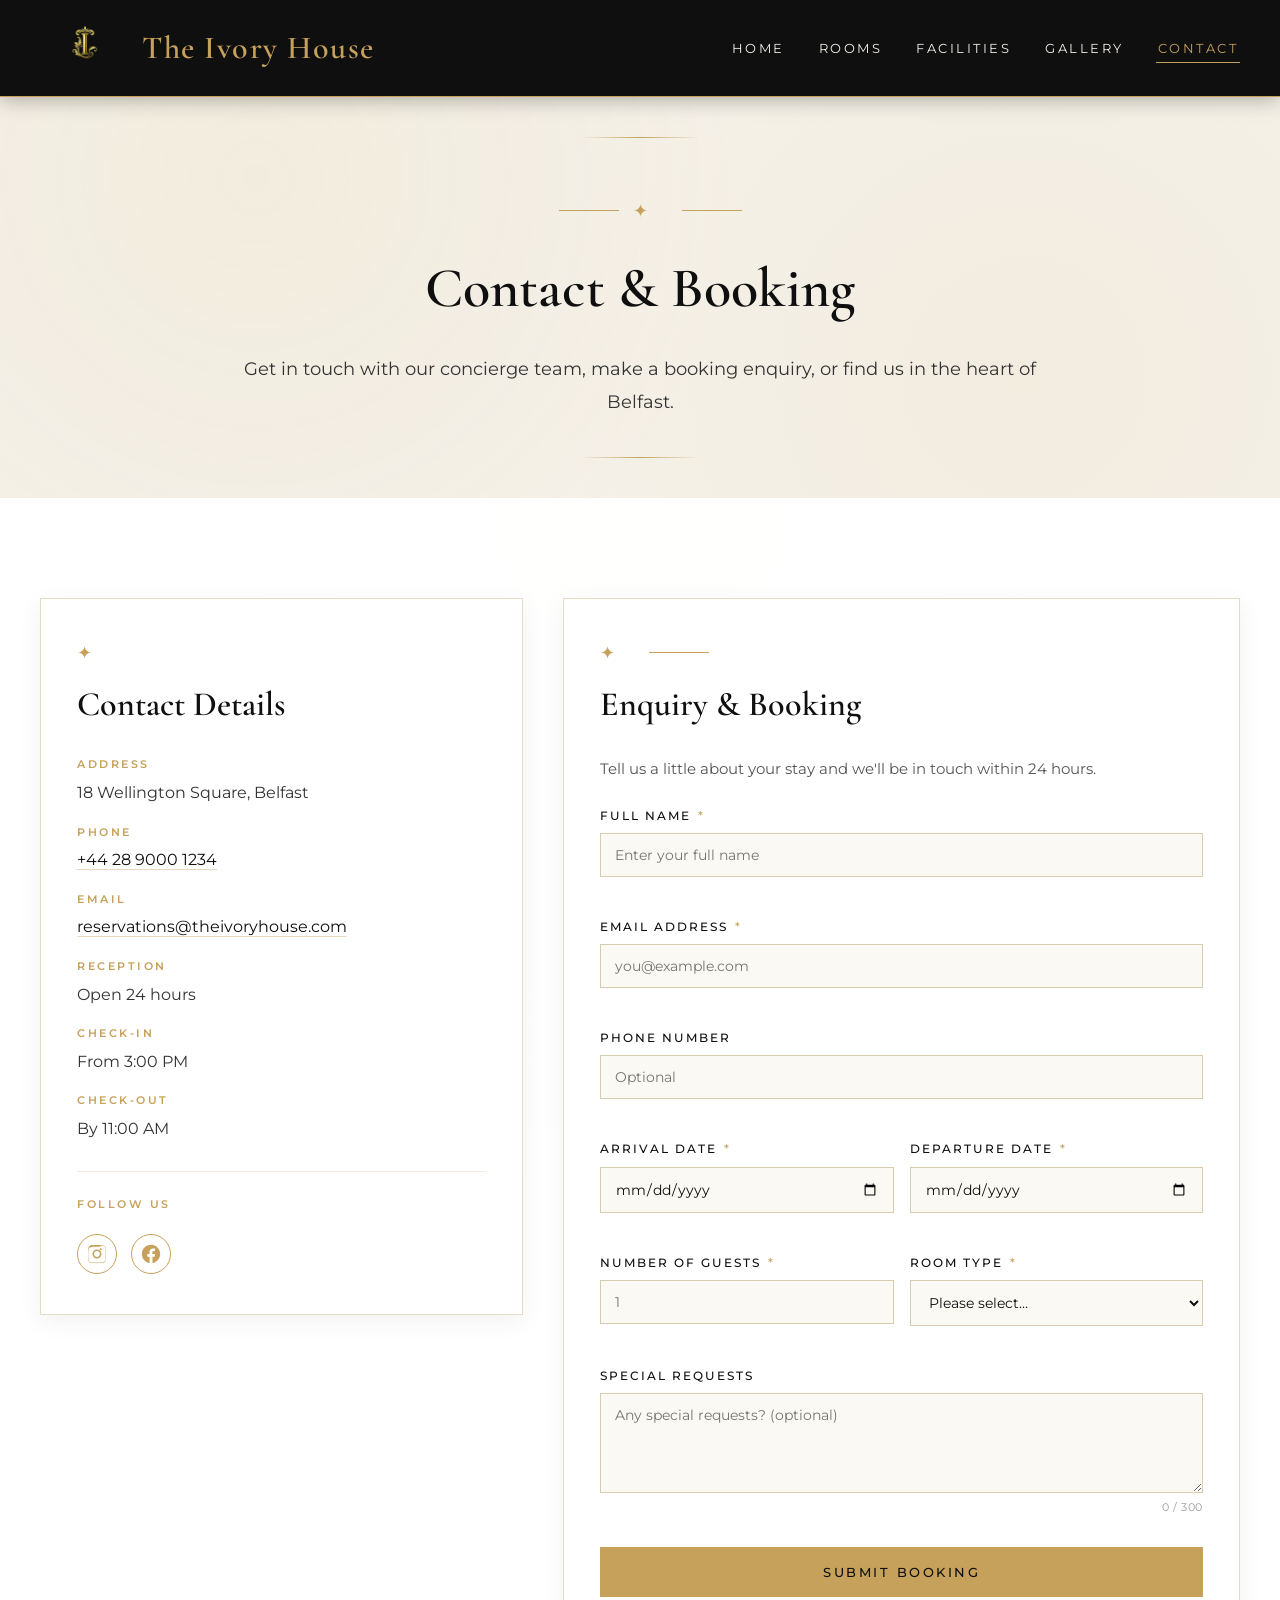
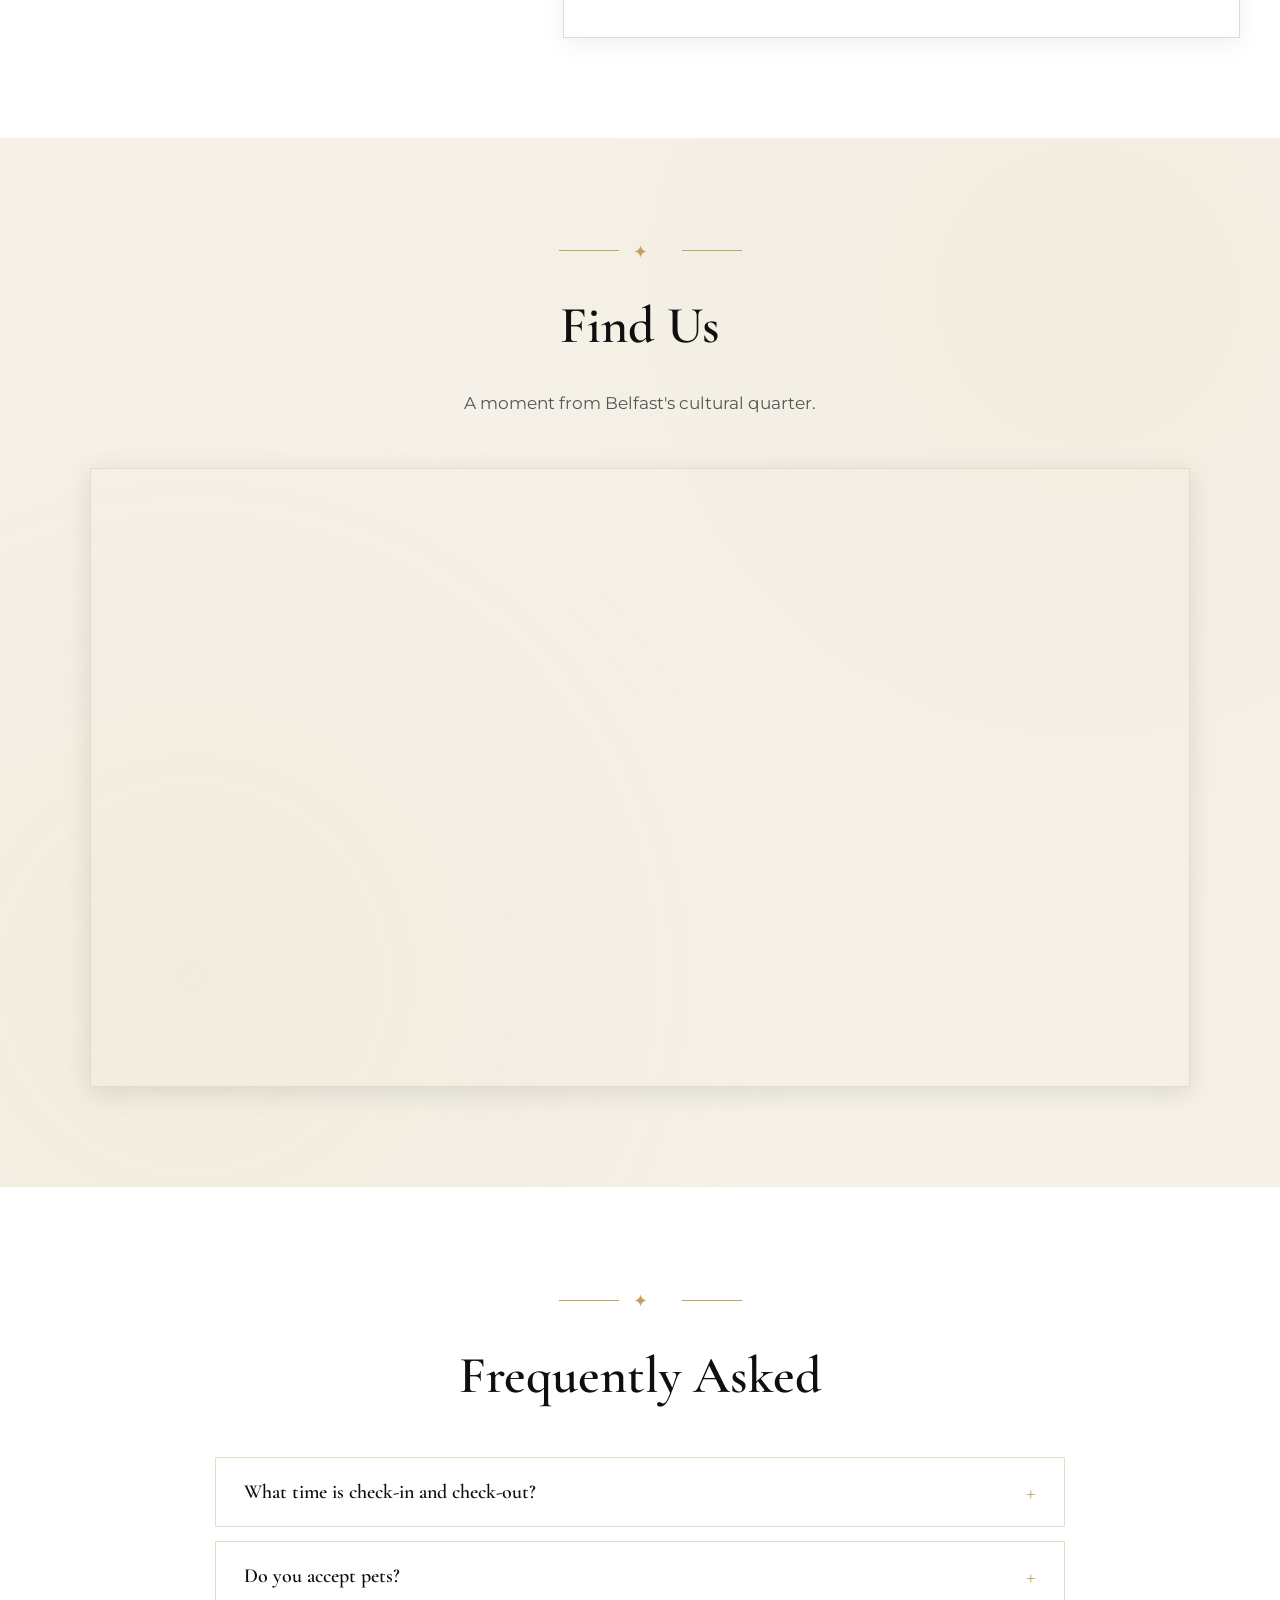
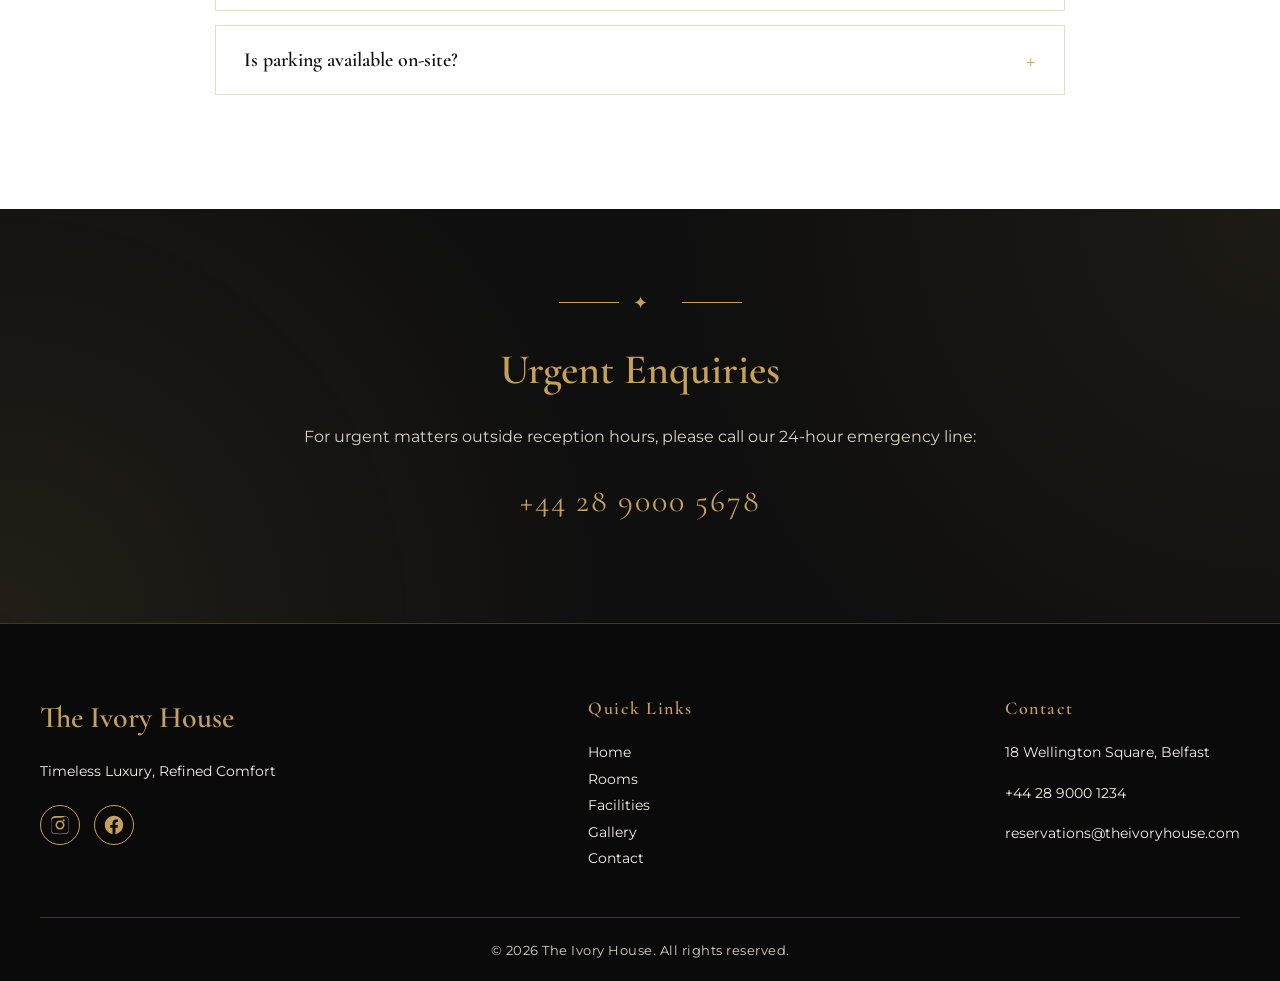
<file: contact.html>
<!DOCTYPE html>
<html lang="en">
<head>
  <!-- basic setup -->
  <meta charset="UTF-8">
  <meta name="viewport" content="width=device-width, initial-scale=1.0">
  <meta name="description" content="Contact The Ivory House — make a booking enquiry, find our Belfast location, or reach our 24-hour reception team.">
  <title>Contact | The Ivory House</title>

  <!-- favicon -->
  <link rel="icon" type="image/png" href="images/favicon.png">

  <!-- fonts -->
  <link rel="preconnect" href="https://fonts.googleapis.com">
  <link rel="preconnect" href="https://fonts.gstatic.com" crossorigin>
  <link href="https://fonts.googleapis.com/css2?family=Cormorant+Garamond:wght@500;600;700&family=Montserrat:wght@300;400;500;600&display=swap" rel="stylesheet">

  <link rel="stylesheet" href="css/style.css">
  <link rel="stylesheet" href="css/contactStyle.css">
</head>
<body>

  <a class="skip-link" href="#main-content">Skip to main content</a>

  <header class="site-header">
    <nav class="navbar" aria-label="Primary navigation">
      <div class="logo">
        <a href="index.html" aria-label="The Ivory House — home">
          <img src="images/logo.png" alt="" class="logo-image">
          <span class="logo-text">The Ivory House</span>
        </a>
      </div>

      <ul class="nav-links">
        <li><a href="index.html">Home</a></li>
        <li><a href="rooms.html">Rooms</a></li>
        <li><a href="facilities.html">Facilities</a></li>
        <li><a href="gallery.html">Gallery</a></li>
        <li><a href="contact.html" aria-current="page">Contact</a></li>
      </ul>
    </nav>
  </header>

  <main id="main-content">

    <section class="contact-intro">
      <div class="contact-intro-content">
        <span class="ornament" aria-hidden="true">✦</span>
        <h1>Contact &amp; Booking</h1>
        <p>Get in touch with our concierge team, make a booking enquiry, or find us in the heart of Belfast.</p>
      </div>
    </section>

    <section class="contact-main reveal">
      <div class="contact-main-container">

        <div class="hotel-info">
          <span class="ornament" aria-hidden="true">✦</span>
          <h2>Contact Details</h2>

          <dl class="contact-details">
            <dt>Address</dt>
            <dd>18 Wellington Square, Belfast</dd>

            <dt>Phone</dt>
            <dd><a href="tel:+442890001234">+44 28 9000 1234</a></dd>

            <dt>Email</dt>
            <dd><a href="mailto:reservations@theivoryhouse.com">reservations@theivoryhouse.com</a></dd>

            <dt>Reception</dt>
            <dd>Open 24 hours</dd>

            <dt>Check-in</dt>
            <dd>From 3:00 PM</dd>

            <dt>Check-out</dt>
            <dd>By 11:00 AM</dd>
          </dl>

          <div class="contact-social" aria-label="Follow us on social media">
            <p class="contact-social-label">Follow Us</p>
            <div class="social-links">
              <a href="https://www.instagram.com" target="_blank" rel="noopener noreferrer" aria-label="Follow us on Instagram">
                <svg xmlns="http://www.w3.org/2000/svg" viewBox="0 0 24 24" width="22" height="22" fill="currentColor" aria-hidden="true">
                  <path d="M12 2.2c3.2 0 3.6 0 4.9.1 1.2.1 1.8.2 2.2.4.6.2 1 .5 1.4.9.4.4.7.8.9 1.4.2.4.4 1 .4 2.2.1 1.3.1 1.7.1 4.9s0 3.6-.1 4.9c-.1 1.2-.2 1.8-.4 2.2-.2.6-.5 1-.9 1.4-.4.4-.8.7-1.4.9-.4.2-1 .4-2.2.4-1.3.1-1.7.1-4.9.1s-3.6 0-4.9-.1c-1.2-.1-1.8-.2-2.2-.4-.6-.2-1-.5-1.4-.9-.4-.4-.7-.8-.9-1.4-.2-.4-.4-1-.4-2.2C2.2 15.6 2.2 15.2 2.2 12s0-3.6.1-4.9c.1-1.2.2-1.8.4-2.2.2-.6.5-1 .9-1.4.4-.4.8-.7 1.4-.9.4-.2 1-.4 2.2-.4C8.4 2.2 8.8 2.2 12 2.2zm0 1.8c-3.1 0-3.5 0-4.8.1-1.1.1-1.7.2-2.1.4-.5.2-.9.4-1.3.8-.4.4-.6.8-.8 1.3-.2.4-.3 1-.4 2.1C2.5 8.5 2.5 8.9 2.5 12s0 3.5.1 4.8c.1 1.1.2 1.7.4 2.1.2.5.4.9.8 1.3.4.4.8.6 1.3.8.4.2 1 .3 2.1.4 1.3.1 1.7.1 4.8.1s3.5 0 4.8-.1c1.1-.1 1.7-.2 2.1-.4.5-.2.9-.4 1.3-.8.4-.4.6-.8.8-1.3.2-.4.3-1 .4-2.1.1-1.3.1-1.7.1-4.8s0-3.5-.1-4.8c-.1-1.1-.2-1.7-.4-2.1-.2-.5-.4-.9-.8-1.3-.4-.4-.8-.6-1.3-.8-.4-.2-1-.3-2.1-.4C15.5 4 15.1 4 12 4zm0 3.1c2.7 0 4.9 2.2 4.9 4.9s-2.2 4.9-4.9 4.9-4.9-2.2-4.9-4.9 2.2-4.9 4.9-4.9zm0 8.1c1.8 0 3.2-1.4 3.2-3.2s-1.4-3.2-3.2-3.2-3.2 1.4-3.2 3.2 1.4 3.2 3.2 3.2zm5.1-8.3c0 .6-.5 1.1-1.1 1.1s-1.1-.5-1.1-1.1.5-1.1 1.1-1.1 1.1.5 1.1 1.1z"/>
                </svg>
              </a>
              <a href="https://www.facebook.com" target="_blank" rel="noopener noreferrer" aria-label="Follow us on Facebook">
                <svg xmlns="http://www.w3.org/2000/svg" viewBox="0 0 24 24" width="22" height="22" fill="currentColor" aria-hidden="true">
                  <path d="M22 12c0-5.5-4.5-10-10-10S2 6.5 2 12c0 5 3.7 9.1 8.4 9.9v-7H7.9V12h2.5V9.8c0-2.5 1.5-3.9 3.8-3.9 1.1 0 2.2.2 2.2.2v2.5h-1.3c-1.2 0-1.6.8-1.6 1.6V12h2.8l-.4 2.9h-2.3v7C18.3 21.1 22 17 22 12z"/>
                </svg>
              </a>
            </div>
          </div>
        </div>

        <div class="booking-form">
          <span class="ornament" aria-hidden="true">✦</span>
          <h2>Enquiry &amp; Booking</h2>
          <p class="form-intro">Tell us a little about your stay and we'll be in touch within 24 hours.</p>

          <form id="bookingForm" novalidate aria-label="Booking enquiry form">

            <div class="form-field">
              <label for="fullName">Full Name <span class="required" aria-hidden="true">*</span></label>
              <input type="text" id="fullName" name="fullName" placeholder="Enter your full name" aria-required="true" aria-describedby="fullName-error" autocomplete="name">
              <span class="form-error" id="fullName-error" role="alert"></span>
            </div>

            <div class="form-field">
              <label for="email">Email Address <span class="required" aria-hidden="true">*</span></label>
              <input type="email" id="email" name="email" placeholder="you@example.com" aria-required="true" aria-describedby="email-error" autocomplete="email">
              <span class="form-error" id="email-error" role="alert"></span>
            </div>

            <div class="form-field">
              <label for="phone">Phone Number</label>
              <input type="tel" id="phone" name="phone" placeholder="Optional" aria-describedby="phone-error" autocomplete="tel">
              <span class="form-error" id="phone-error" role="alert"></span>
            </div>

            <div class="form-row">
              <div class="form-field">
                <label for="arrival">Arrival Date <span class="required" aria-hidden="true">*</span></label>
                <input type="date" id="arrival" name="arrival" aria-required="true" aria-describedby="arrival-error">
                <span class="form-error" id="arrival-error" role="alert"></span>
              </div>

              <div class="form-field">
                <label for="departure">Departure Date <span class="required" aria-hidden="true">*</span></label>
                <input type="date" id="departure" name="departure" aria-required="true" aria-describedby="departure-error">
                <span class="form-error" id="departure-error" role="alert"></span>
              </div>
            </div>

            <div class="form-row">
              <div class="form-field">
                <label for="guests">Number of Guests <span class="required" aria-hidden="true">*</span></label>
                <input type="number" id="guests" name="guests" min="1" max="6" placeholder="1" aria-required="true" aria-describedby="guests-error">
                <span class="form-error" id="guests-error" role="alert"></span>
              </div>

              <div class="form-field">
                <label for="roomType">Room Type <span class="required" aria-hidden="true">*</span></label>
                <select id="roomType" name="roomType" aria-required="true">
                  <option value="">Please select…</option>
                  <option value="deluxe">Deluxe Room</option>
                  <option value="executive">Executive Suite</option>
                  <option value="signature">Signature Suite</option>
                </select>
                <span class="form-error" id="roomType-error" role="alert"></span>
              </div>
            </div>

            <div class="form-field">
              <label for="specialRequests">Special Requests</label>
              <textarea id="specialRequests" name="specialRequests" placeholder="Any special requests? (optional)" rows="4" maxlength="300" aria-describedby="specialRequests-counter"></textarea>
              <span class="form-counter" id="specialRequests-counter">0 / 300</span>
            </div>

            <button type="submit" class="form-submit">Submit Booking</button>

            <div class="form-success" id="formSuccess" role="status" aria-live="polite" hidden></div>

          </form>
        </div>

      </div>
    </section>

    <section class="map-section reveal" aria-labelledby="map-heading">
      <div class="section-heading">
        <span class="ornament" aria-hidden="true">✦</span>
        <h2 id="map-heading">Find Us</h2>
        <p class="section-intro">A moment from Belfast's cultural quarter.</p>
      </div>

      <div class="map-embed">
        <iframe
          src="https://www.google.com/maps/embed?pb=!1m18!1m12!1m3!1d9287.145407756655!2d-5.9301!3d54.5973!2m3!1f0!2f0!3f0!3m2!1i1024!2i768!4f13.1!3m3!1m2!1s0x0%3A0x0!2zNTTCsDM1JzUwLjMiTiA1wrA1NSc0OC4zIlc!5e0!3m2!1sen!2suk!4v1700000000000"
          title="Map showing The Ivory House location in Belfast"
          loading="lazy"
          referrerpolicy="no-referrer-when-downgrade"
          allowfullscreen>
        </iframe>
      </div>
    </section>

    <section class="contact-faq reveal" aria-labelledby="faq-heading">
      <div class="faq-container">
        <span class="ornament" aria-hidden="true">✦</span>
        <h2 id="faq-heading">Frequently Asked</h2>

        <div class="faq-list">

          <div class="faq-item">
            <button class="faq-question" aria-expanded="false" aria-controls="faq-1">
              <span>What time is check-in and check-out?</span>
              <span class="faq-toggle-icon" aria-hidden="true">+</span>
            </button>
            <div class="faq-answer" id="faq-1">
              <p>Check-in is from 3:00 PM, and check-out is by 11:00 AM. Luggage storage is available before and after these times at the concierge desk.</p>
            </div>
          </div>

          <div class="faq-item">
            <button class="faq-question" aria-expanded="false" aria-controls="faq-2">
              <span>Do you accept pets?</span>
              <span class="faq-toggle-icon" aria-hidden="true">+</span>
            </button>
            <div class="faq-answer" id="faq-2">
              <p>Unfortunately, pets are not allowed on the premises. Registered assistance dogs are welcome — please let us know in advance so we can prepare appropriately.</p>
            </div>
          </div>

          <div class="faq-item">
            <button class="faq-question" aria-expanded="false" aria-controls="faq-3">
              <span>Is parking available on-site?</span>
              <span class="faq-toggle-icon" aria-hidden="true">+</span>
            </button>
            <div class="faq-answer" id="faq-3">
              <p>Complimentary valet parking is available for all guests, subject to availability. Please mention your vehicle when making a booking enquiry.</p>
            </div>
          </div>

        </div>
      </div>
    </section>

    <section class="emergency reveal">
      <div class="emergency-container">
        <span class="ornament gold" aria-hidden="true">✦</span>
        <h2>Urgent Enquiries</h2>
        <p>For urgent matters outside reception hours, please call our 24-hour emergency line:</p>
        <p class="emergency-number"><a href="tel:+442890005678">+44 28 9000 5678</a></p>
      </div>
    </section>

  </main>

  <footer class="site-footer">
    <div class="footer-container">
      <div class="footer-brand">
        <h3>The Ivory House</h3>
        <p>Timeless Luxury, Refined Comfort</p>

        <div class="social-links" aria-label="Social media">
          <a href="https://www.instagram.com" target="_blank" rel="noopener noreferrer" aria-label="Follow us on Instagram">
            <svg xmlns="http://www.w3.org/2000/svg" viewBox="0 0 24 24" width="22" height="22" fill="currentColor" aria-hidden="true">
              <path d="M12 2.2c3.2 0 3.6 0 4.9.1 1.2.1 1.8.2 2.2.4.6.2 1 .5 1.4.9.4.4.7.8.9 1.4.2.4.4 1 .4 2.2.1 1.3.1 1.7.1 4.9s0 3.6-.1 4.9c-.1 1.2-.2 1.8-.4 2.2-.2.6-.5 1-.9 1.4-.4.4-.8.7-1.4.9-.4.2-1 .4-2.2.4-1.3.1-1.7.1-4.9.1s-3.6 0-4.9-.1c-1.2-.1-1.8-.2-2.2-.4-.6-.2-1-.5-1.4-.9-.4-.4-.7-.8-.9-1.4-.2-.4-.4-1-.4-2.2C2.2 15.6 2.2 15.2 2.2 12s0-3.6.1-4.9c.1-1.2.2-1.8.4-2.2.2-.6.5-1 .9-1.4.4-.4.8-.7 1.4-.9.4-.2 1-.4 2.2-.4C8.4 2.2 8.8 2.2 12 2.2zm0 1.8c-3.1 0-3.5 0-4.8.1-1.1.1-1.7.2-2.1.4-.5.2-.9.4-1.3.8-.4.4-.6.8-.8 1.3-.2.4-.3 1-.4 2.1C2.5 8.5 2.5 8.9 2.5 12s0 3.5.1 4.8c.1 1.1.2 1.7.4 2.1.2.5.4.9.8 1.3.4.4.8.6 1.3.8.4.2 1 .3 2.1.4 1.3.1 1.7.1 4.8.1s3.5 0 4.8-.1c1.1-.1 1.7-.2 2.1-.4.5-.2.9-.4 1.3-.8.4-.4.6-.8.8-1.3.2-.4.3-1 .4-2.1.1-1.3.1-1.7.1-4.8s0-3.5-.1-4.8c-.1-1.1-.2-1.7-.4-2.1-.2-.5-.4-.9-.8-1.3-.4-.4-.8-.6-1.3-.8-.4-.2-1-.3-2.1-.4C15.5 4 15.1 4 12 4zm0 3.1c2.7 0 4.9 2.2 4.9 4.9s-2.2 4.9-4.9 4.9-4.9-2.2-4.9-4.9 2.2-4.9 4.9-4.9zm0 8.1c1.8 0 3.2-1.4 3.2-3.2s-1.4-3.2-3.2-3.2-3.2 1.4-3.2 3.2 1.4 3.2 3.2 3.2zm5.1-8.3c0 .6-.5 1.1-1.1 1.1s-1.1-.5-1.1-1.1.5-1.1 1.1-1.1 1.1.5 1.1 1.1z"/>
            </svg>
          </a>
          <a href="https://www.facebook.com" target="_blank" rel="noopener noreferrer" aria-label="Follow us on Facebook">
            <svg xmlns="http://www.w3.org/2000/svg" viewBox="0 0 24 24" width="22" height="22" fill="currentColor" aria-hidden="true">
              <path d="M22 12c0-5.5-4.5-10-10-10S2 6.5 2 12c0 5 3.7 9.1 8.4 9.9v-7H7.9V12h2.5V9.8c0-2.5 1.5-3.9 3.8-3.9 1.1 0 2.2.2 2.2.2v2.5h-1.3c-1.2 0-1.6.8-1.6 1.6V12h2.8l-.4 2.9h-2.3v7C18.3 21.1 22 17 22 12z"/>
            </svg>
          </a>
        </div>
      </div>

      <div class="footer-links">
        <h4>Quick Links</h4>
        <ul>
          <li><a href="index.html">Home</a></li>
          <li><a href="rooms.html">Rooms</a></li>
          <li><a href="facilities.html">Facilities</a></li>
          <li><a href="gallery.html">Gallery</a></li>
          <li><a href="contact.html">Contact</a></li>
        </ul>
      </div>

      <div class="footer-contact">
        <h4>Contact</h4>
        <p>18 Wellington Square, Belfast</p>
        <p>+44 28 9000 1234</p>
        <p>reservations@theivoryhouse.com</p>
      </div>
    </div>

    <div class="footer-bottom">
      <p>&copy; 2026 The Ivory House. All rights reserved.</p>
    </div>
  </footer>

  <script src="https://code.jquery.com/jquery-3.7.1.min.js"></script>
  <script src="js/script.js"></script>
  <script src="js/contact.js"></script>
</body>
</html>
</file>
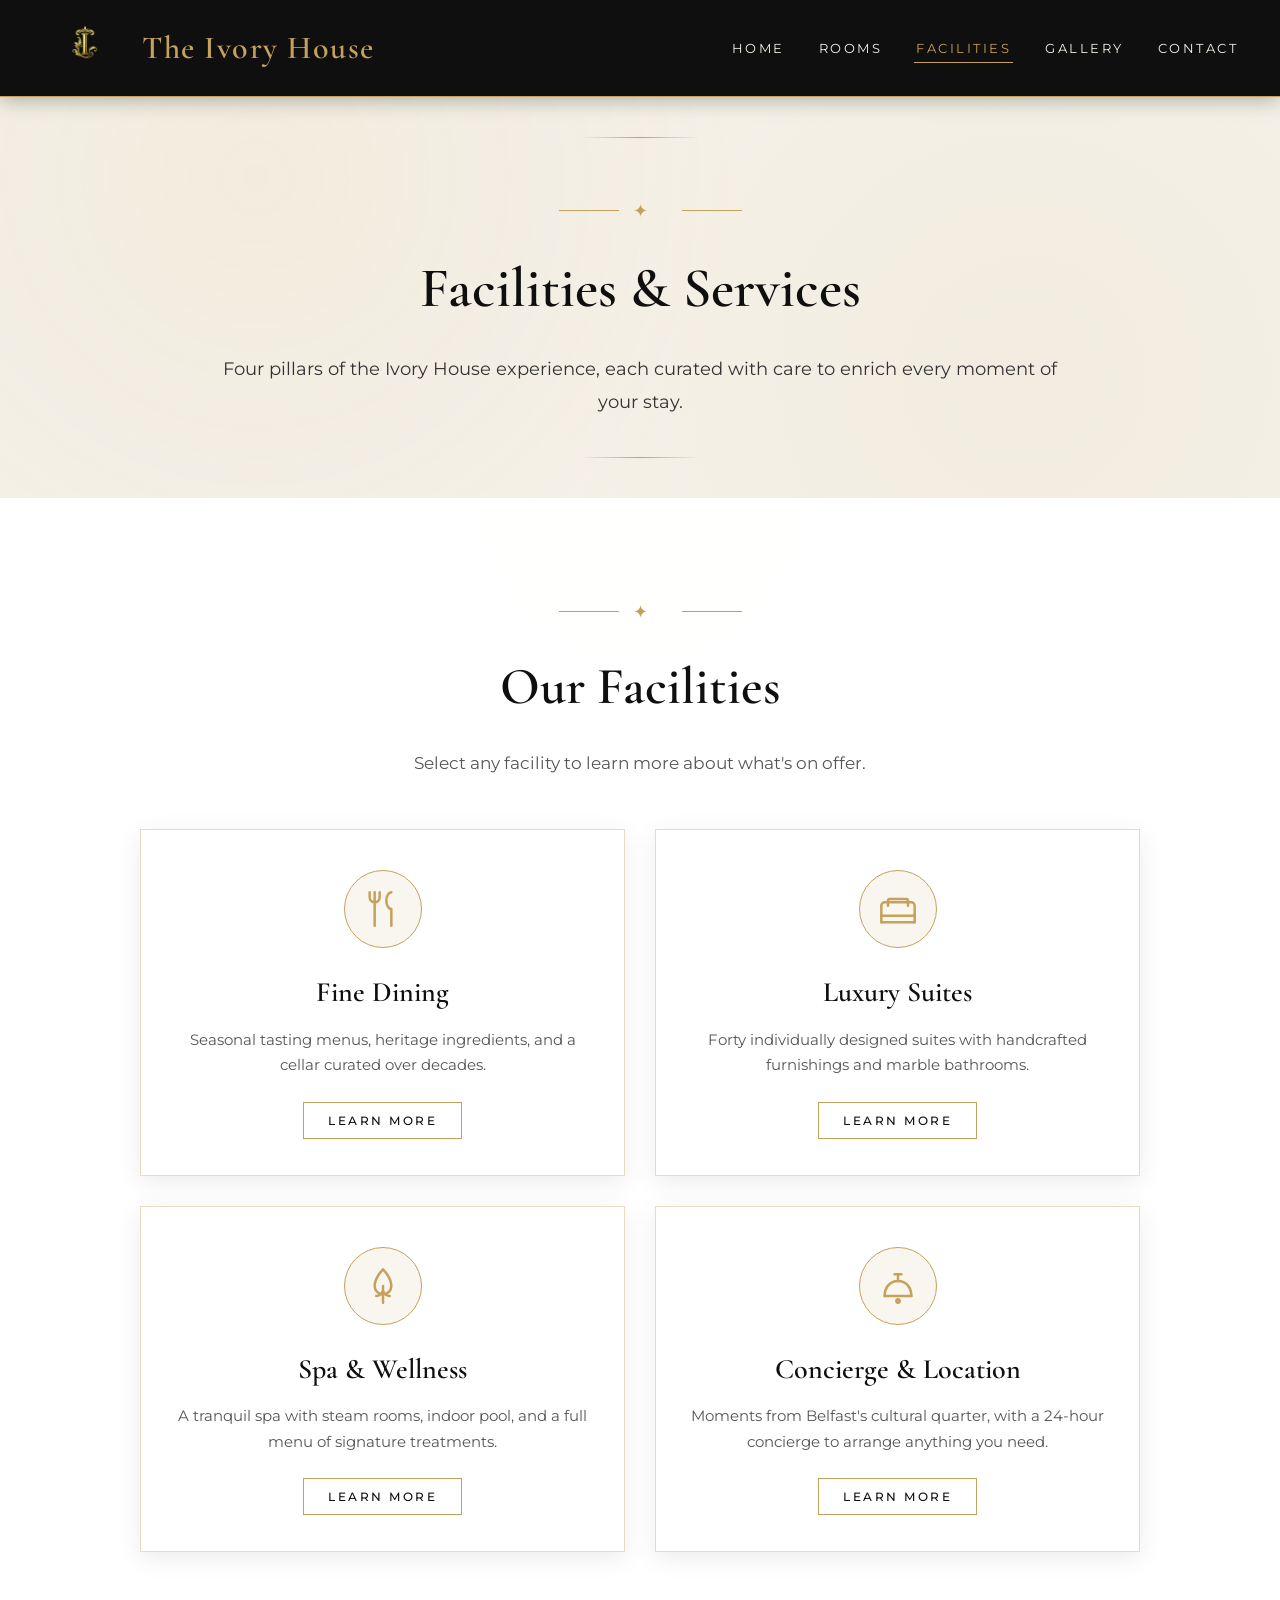
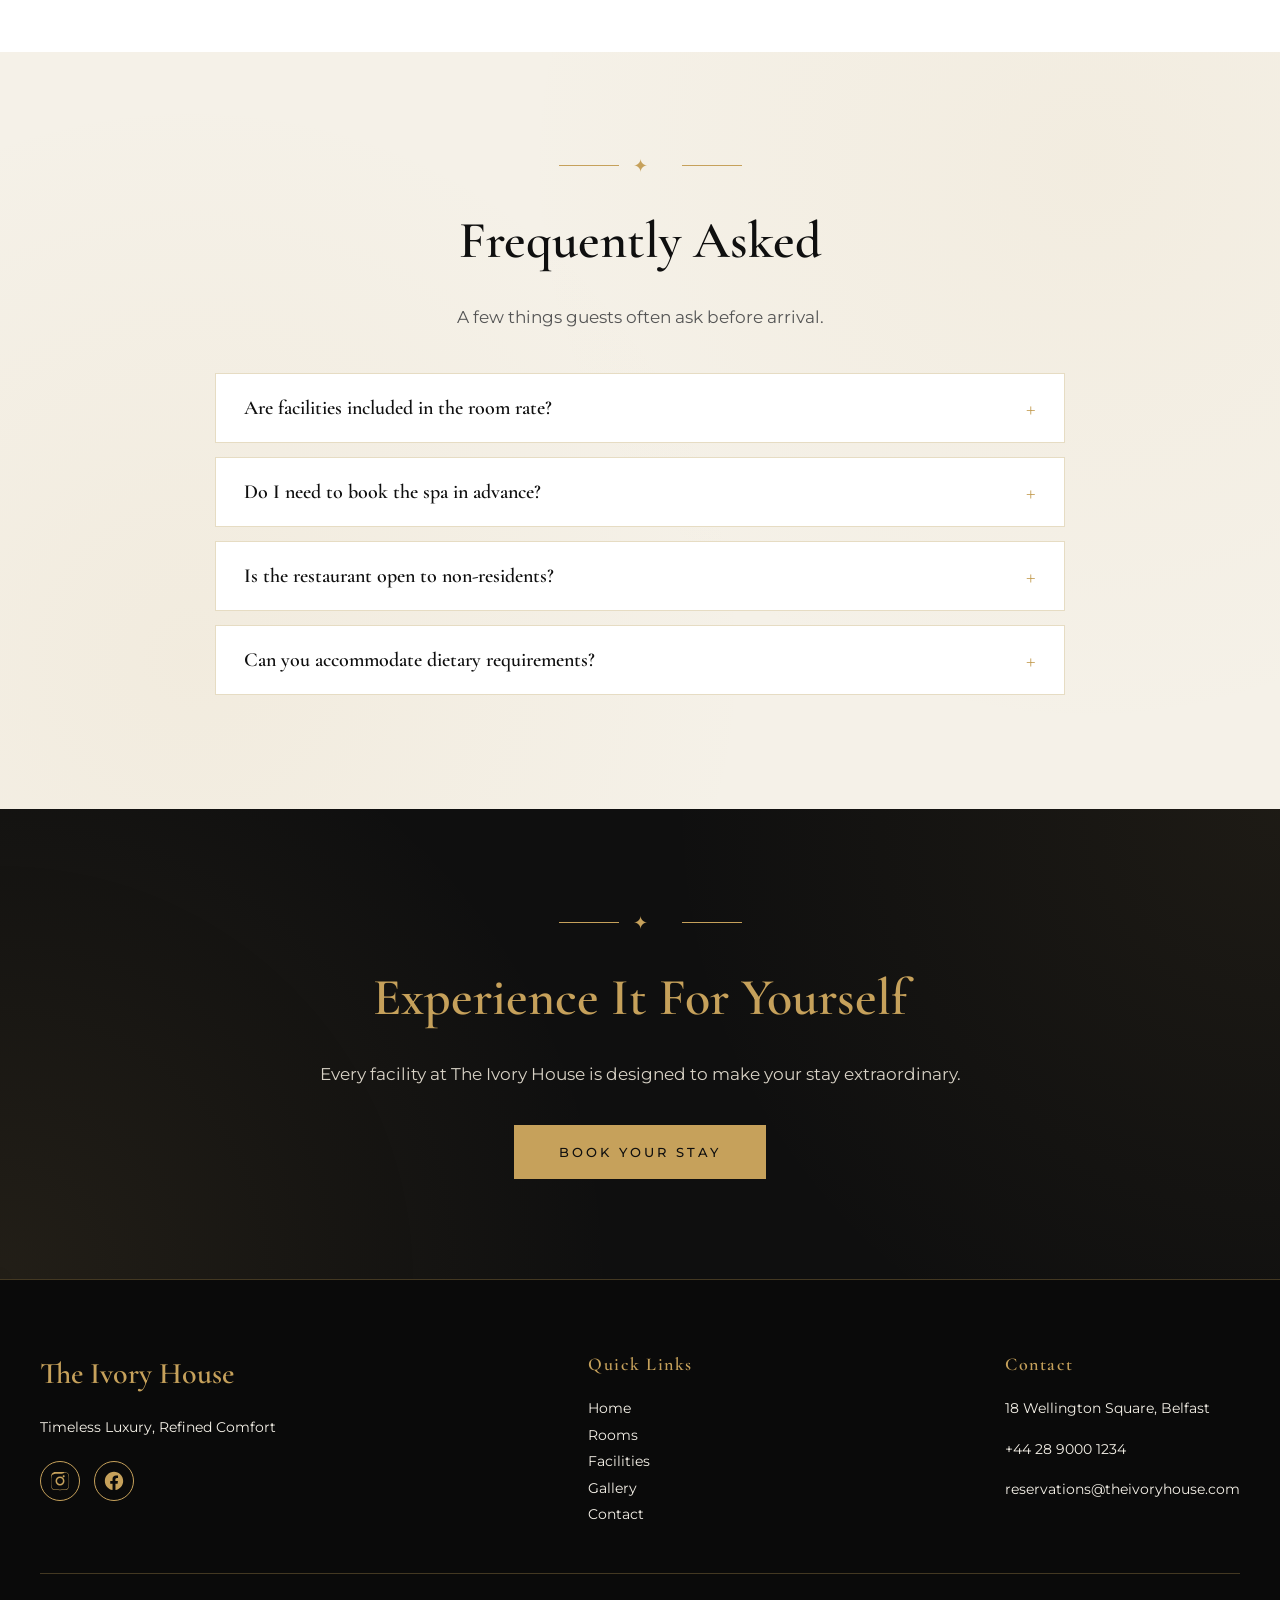
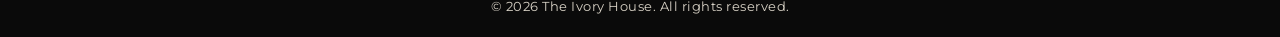
<file: facilities.html>
<!DOCTYPE html>
<html lang="en">
<head>
  <!-- basic setup -->
  <meta charset="UTF-8">
  <meta name="viewport" content="width=device-width, initial-scale=1.0">
  <meta name="description" content="Discover the facilities at The Ivory House — from our award-winning restaurant and tranquil spa to luxury suites and attentive concierge service.">
  <title>Facilities | The Ivory House</title>

  <!-- favicon -->
  <link rel="icon" type="image/png" href="images/favicon.png">

  <!-- fonts -->
  <link rel="preconnect" href="https://fonts.googleapis.com">
  <link rel="preconnect" href="https://fonts.gstatic.com" crossorigin>
  <link href="https://fonts.googleapis.com/css2?family=Cormorant+Garamond:wght@500;600;700&family=Montserrat:wght@300;400;500;600&display=swap" rel="stylesheet">

  <!-- shared site styles then page-specific styles -->
  <link rel="stylesheet" href="css/style.css">
  <link rel="stylesheet" href="css/facilitiesStyle.css">
</head>
<body>

  <!-- skip link -->
  <a class="skip-link" href="#main-content">Skip to main content</a>

  <!-- HEADER -->
  <header class="site-header">
    <nav class="navbar" aria-label="Primary navigation">
      <div class="logo">
        <a href="index.html" aria-label="The Ivory House — home">
          <img src="images/logo.png" alt="" class="logo-image">
          <span class="logo-text">The Ivory House</span>
        </a>
      </div>

      <ul class="nav-links">
        <li><a href="index.html">Home</a></li>
        <li><a href="rooms.html">Rooms</a></li>
        <li><a href="facilities.html" aria-current="page">Facilities</a></li>
        <li><a href="gallery.html">Gallery</a></li>
        <li><a href="contact.html">Contact</a></li>
      </ul>
    </nav>
  </header>

  <main id="main-content">

    <!-- PAGE INTRO -->
    <section class="facilities-intro">
      <div class="facilities-intro-content">
        <span class="ornament" aria-hidden="true">✦</span>
        <h1>Facilities &amp; Services</h1>
        <p>Four pillars of the Ivory House experience, each curated with care to enrich every moment of your stay.</p>
      </div>
    </section>

    <!-- FACILITY CARDS -->
    <section class="facility-grid-section reveal" aria-labelledby="facilities-heading">
      <div class="section-heading">
        <span class="ornament" aria-hidden="true">✦</span>
        <h2 id="facilities-heading">Our Facilities</h2>
        <p class="section-intro">Select any facility to learn more about what's on offer.</p>
      </div>

      <div class="facility-grid">

        <article class="facility-card">
          <div class="facility-icon" aria-hidden="true">
            <!-- dining icon (knife & fork) -->
            <svg xmlns="http://www.w3.org/2000/svg" viewBox="0 0 24 24" width="40" height="40" fill="none" stroke="currentColor" stroke-width="1.5" stroke-linecap="round" stroke-linejoin="round">
              <path d="M7 2v20M7 8c-1.5 0-3-1-3-3V2M7 8c1.5 0 3-1 3-3V2"/>
              <path d="M17 2c-1.5 0-3 2-3 5s1.5 5 3 5v10"/>
            </svg>
          </div>
          <h3>Fine Dining</h3>
          <p class="facility-desc">Seasonal tasting menus, heritage ingredients, and a cellar curated over decades.</p>
          <button class="facility-toggle" aria-expanded="false" aria-controls="dining-detail">Learn More</button>
          <div class="facility-detail" id="dining-detail">
            <p>Our award-winning restaurant, <em>The Orangery</em>, serves refined seasonal tasting menus under the direction of head chef Marcus Ainsley. A private dining room accommodates up to twelve guests, and our sommelier curates pairings from a cellar of over four hundred labels.</p>
            <ul class="facility-meta">
              <li><strong>Hours:</strong> Breakfast 7–10am · Dinner 6:30–10pm</li>
              <li><strong>Dress code:</strong> Smart / smart casual</li>
              <li><strong>Reservations:</strong> Recommended for dinner</li>
            </ul>
          </div>
        </article>

        <article class="facility-card">
          <div class="facility-icon" aria-hidden="true">
            <!-- luxury suites icon (bed) -->
            <svg xmlns="http://www.w3.org/2000/svg" viewBox="0 0 24 24" width="40" height="40" fill="none" stroke="currentColor" stroke-width="1.5" stroke-linecap="round" stroke-linejoin="round">
              <path d="M2 20V10a2 2 0 0 1 2-2h16a2 2 0 0 1 2 2v10"/>
              <path d="M2 16h20"/>
              <path d="M6 10V7a1 1 0 0 1 1-1h10a1 1 0 0 1 1 1v3"/>
              <path d="M2 20h20"/>
            </svg>
          </div>
          <h3>Luxury Suites</h3>
          <p class="facility-desc">Forty individually designed suites with handcrafted furnishings and marble bathrooms.</p>
          <button class="facility-toggle" aria-expanded="false" aria-controls="suites-detail">Learn More</button>
          <div class="facility-detail" id="suites-detail">
            <p>Each of our forty suites has been individually designed, featuring handcrafted furnishings, marble bathrooms, and Egyptian cotton linens. In-room amenities include a Nespresso machine, complimentary mini bar, and bespoke toiletries commissioned from a local perfumer.</p>
            <ul class="facility-meta">
              <li><strong>Turn-down:</strong> Nightly from 6pm</li>
              <li><strong>Room service:</strong> 24 hours</li>
              <li><strong>Housekeeping:</strong> Daily with on-request top-up</li>
            </ul>
          </div>
        </article>

        <article class="facility-card">
          <div class="facility-icon" aria-hidden="true">
            <!-- spa icon (leaf/wellness) -->
            <svg xmlns="http://www.w3.org/2000/svg" viewBox="0 0 24 24" width="40" height="40" fill="none" stroke="currentColor" stroke-width="1.5" stroke-linecap="round" stroke-linejoin="round">
              <path d="M12 2s-5 5-5 10a5 5 0 0 0 10 0c0-5-5-10-5-10z"/>
              <path d="M12 12v10"/>
              <path d="M8 18c2 0 3-1 4-3M16 18c-2 0-3-1-4-3"/>
            </svg>
          </div>
          <h3>Spa &amp; Wellness</h3>
          <p class="facility-desc">A tranquil spa with steam rooms, indoor pool, and a full menu of signature treatments.</p>
          <button class="facility-toggle" aria-expanded="false" aria-controls="spa-detail">Learn More</button>
          <div class="facility-detail" id="spa-detail">
            <p>Our subterranean spa offers six treatment rooms, a eucalyptus steam room, Finnish sauna, and a heated indoor pool lit by candlelight in the evenings. Signature treatments include the Ivory Ritual — a two-hour journey of exfoliation, massage, and restorative facial.</p>
            <ul class="facility-meta">
              <li><strong>Hours:</strong> Daily 7am–9pm</li>
              <li><strong>Pool access:</strong> Complimentary for guests</li>
              <li><strong>Treatments:</strong> Bookable via concierge</li>
            </ul>
          </div>
        </article>

        <article class="facility-card">
          <div class="facility-icon" aria-hidden="true">
            <!-- concierge icon (bell) -->
            <svg xmlns="http://www.w3.org/2000/svg" viewBox="0 0 24 24" width="40" height="40" fill="none" stroke="currentColor" stroke-width="1.5" stroke-linecap="round" stroke-linejoin="round">
              <path d="M4 18h16"/>
              <path d="M4 18c0-5 3-9 8-9s8 4 8 9"/>
              <path d="M12 9V5"/>
              <path d="M10 5h4"/>
              <circle cx="12" cy="21" r="1"/>
            </svg>
          </div>
          <h3>Concierge &amp; Location</h3>
          <p class="facility-desc">Moments from Belfast's cultural quarter, with a 24-hour concierge to arrange anything you need.</p>
          <button class="facility-toggle" aria-expanded="false" aria-controls="concierge-detail">Learn More</button>
          <div class="facility-detail" id="concierge-detail">
            <p>Set in the heart of Belfast's cultural quarter, The Ivory House is a short walk from the city's finest galleries, theatres, and restaurants. Our concierge team is available around the clock to arrange transport, tickets, private tours, and bespoke excursions across Northern Ireland.</p>
            <ul class="facility-meta">
              <li><strong>Concierge:</strong> 24 hours</li>
              <li><strong>Valet parking:</strong> On request</li>
              <li><strong>Airport transfer:</strong> Complimentary for Signature guests</li>
            </ul>
          </div>
        </article>

      </div>
    </section>

    <!-- FAQ -->
    <section class="facility-faq reveal" aria-labelledby="faq-heading">
      <div class="faq-container">
        <span class="ornament" aria-hidden="true">✦</span>
        <h2 id="faq-heading">Frequently Asked</h2>
        <p class="section-intro">A few things guests often ask before arrival.</p>

        <div class="faq-list">

          <div class="faq-item">
            <button class="faq-question" aria-expanded="false" aria-controls="faq-1">
              <span>Are facilities included in the room rate?</span>
              <span class="faq-toggle-icon" aria-hidden="true">+</span>
            </button>
            <div class="faq-answer" id="faq-1">
              <p>Access to the spa pool, steam room, and fitness suite is complimentary for all registered guests. Dining, treatments, and some bespoke concierge services are charged separately.</p>
            </div>
          </div>

          <div class="faq-item">
            <button class="faq-question" aria-expanded="false" aria-controls="faq-2">
              <span>Do I need to book the spa in advance?</span>
              <span class="faq-toggle-icon" aria-hidden="true">+</span>
            </button>
            <div class="faq-answer" id="faq-2">
              <p>The pool and steam room are walk-in. Treatments should be booked at least 24 hours in advance — our concierge can arrange this for you at check-in or via the in-room phone.</p>
            </div>
          </div>

          <div class="faq-item">
            <button class="faq-question" aria-expanded="false" aria-controls="faq-3">
              <span>Is the restaurant open to non-residents?</span>
              <span class="faq-toggle-icon" aria-hidden="true">+</span>
            </button>
            <div class="faq-answer" id="faq-3">
              <p>Yes. The Orangery welcomes non-residents for both lunch and dinner. We recommend booking at least a week in advance for weekend dinner service.</p>
            </div>
          </div>

          <div class="faq-item">
            <button class="faq-question" aria-expanded="false" aria-controls="faq-4">
              <span>Can you accommodate dietary requirements?</span>
              <span class="faq-toggle-icon" aria-hidden="true">+</span>
            </button>
            <div class="faq-answer" id="faq-4">
              <p>Absolutely. Our kitchen can accommodate vegetarian, vegan, gluten-free, and most allergy-related requirements with advance notice. Please inform us at the time of booking.</p>
            </div>
          </div>

        </div>
      </div>
    </section>

    <!-- CTA BAND -->
    <section class="facilities-cta reveal">
      <span class="ornament gold" aria-hidden="true">✦</span>
      <h2>Experience It For Yourself</h2>
      <p>Every facility at The Ivory House is designed to make your stay extraordinary.</p>
      <a href="contact.html" class="hero-button">Book Your Stay</a>
    </section>

  </main>

  <!-- FOOTER -->
  <footer class="site-footer">
    <div class="footer-container">
      <div class="footer-brand">
        <h3>The Ivory House</h3>
        <p>Timeless Luxury, Refined Comfort</p>

        <div class="social-links" aria-label="Social media">
          <a href="https://www.instagram.com" target="_blank" rel="noopener noreferrer" aria-label="Follow us on Instagram">
            <svg xmlns="http://www.w3.org/2000/svg" viewBox="0 0 24 24" width="22" height="22" fill="currentColor" aria-hidden="true">
              <path d="M12 2.2c3.2 0 3.6 0 4.9.1 1.2.1 1.8.2 2.2.4.6.2 1 .5 1.4.9.4.4.7.8.9 1.4.2.4.4 1 .4 2.2.1 1.3.1 1.7.1 4.9s0 3.6-.1 4.9c-.1 1.2-.2 1.8-.4 2.2-.2.6-.5 1-.9 1.4-.4.4-.8.7-1.4.9-.4.2-1 .4-2.2.4-1.3.1-1.7.1-4.9.1s-3.6 0-4.9-.1c-1.2-.1-1.8-.2-2.2-.4-.6-.2-1-.5-1.4-.9-.4-.4-.7-.8-.9-1.4-.2-.4-.4-1-.4-2.2C2.2 15.6 2.2 15.2 2.2 12s0-3.6.1-4.9c.1-1.2.2-1.8.4-2.2.2-.6.5-1 .9-1.4.4-.4.8-.7 1.4-.9.4-.2 1-.4 2.2-.4C8.4 2.2 8.8 2.2 12 2.2zm0 1.8c-3.1 0-3.5 0-4.8.1-1.1.1-1.7.2-2.1.4-.5.2-.9.4-1.3.8-.4.4-.6.8-.8 1.3-.2.4-.3 1-.4 2.1C2.5 8.5 2.5 8.9 2.5 12s0 3.5.1 4.8c.1 1.1.2 1.7.4 2.1.2.5.4.9.8 1.3.4.4.8.6 1.3.8.4.2 1 .3 2.1.4 1.3.1 1.7.1 4.8.1s3.5 0 4.8-.1c1.1-.1 1.7-.2 2.1-.4.5-.2.9-.4 1.3-.8.4-.4.6-.8.8-1.3.2-.4.3-1 .4-2.1.1-1.3.1-1.7.1-4.8s0-3.5-.1-4.8c-.1-1.1-.2-1.7-.4-2.1-.2-.5-.4-.9-.8-1.3-.4-.4-.8-.6-1.3-.8-.4-.2-1-.3-2.1-.4C15.5 4 15.1 4 12 4zm0 3.1c2.7 0 4.9 2.2 4.9 4.9s-2.2 4.9-4.9 4.9-4.9-2.2-4.9-4.9 2.2-4.9 4.9-4.9zm0 8.1c1.8 0 3.2-1.4 3.2-3.2s-1.4-3.2-3.2-3.2-3.2 1.4-3.2 3.2 1.4 3.2 3.2 3.2zm5.1-8.3c0 .6-.5 1.1-1.1 1.1s-1.1-.5-1.1-1.1.5-1.1 1.1-1.1 1.1.5 1.1 1.1z"/>
            </svg>
          </a>
          <a href="https://www.facebook.com" target="_blank" rel="noopener noreferrer" aria-label="Follow us on Facebook">
            <svg xmlns="http://www.w3.org/2000/svg" viewBox="0 0 24 24" width="22" height="22" fill="currentColor" aria-hidden="true">
              <path d="M22 12c0-5.5-4.5-10-10-10S2 6.5 2 12c0 5 3.7 9.1 8.4 9.9v-7H7.9V12h2.5V9.8c0-2.5 1.5-3.9 3.8-3.9 1.1 0 2.2.2 2.2.2v2.5h-1.3c-1.2 0-1.6.8-1.6 1.6V12h2.8l-.4 2.9h-2.3v7C18.3 21.1 22 17 22 12z"/>
            </svg>
          </a>
        </div>
      </div>

      <div class="footer-links">
        <h4>Quick Links</h4>
        <ul>
          <li><a href="index.html">Home</a></li>
          <li><a href="rooms.html">Rooms</a></li>
          <li><a href="facilities.html">Facilities</a></li>
          <li><a href="gallery.html">Gallery</a></li>
          <li><a href="contact.html">Contact</a></li>
        </ul>
      </div>

      <div class="footer-contact">
        <h4>Contact</h4>
        <p>18 Wellington Square, Belfast</p>
        <p>+44 28 9000 1234</p>
        <p>reservations@theivoryhouse.com</p>
      </div>
    </div>

    <div class="footer-bottom">
      <p>&copy; 2026 The Ivory House. All rights reserved.</p>
    </div>
  </footer>

  <script src="https://code.jquery.com/jquery-3.7.1.min.js"></script>
  <script src="js/script.js"></script>
  <script src="js/facilities.js"></script>
</body>
</html>
</file>
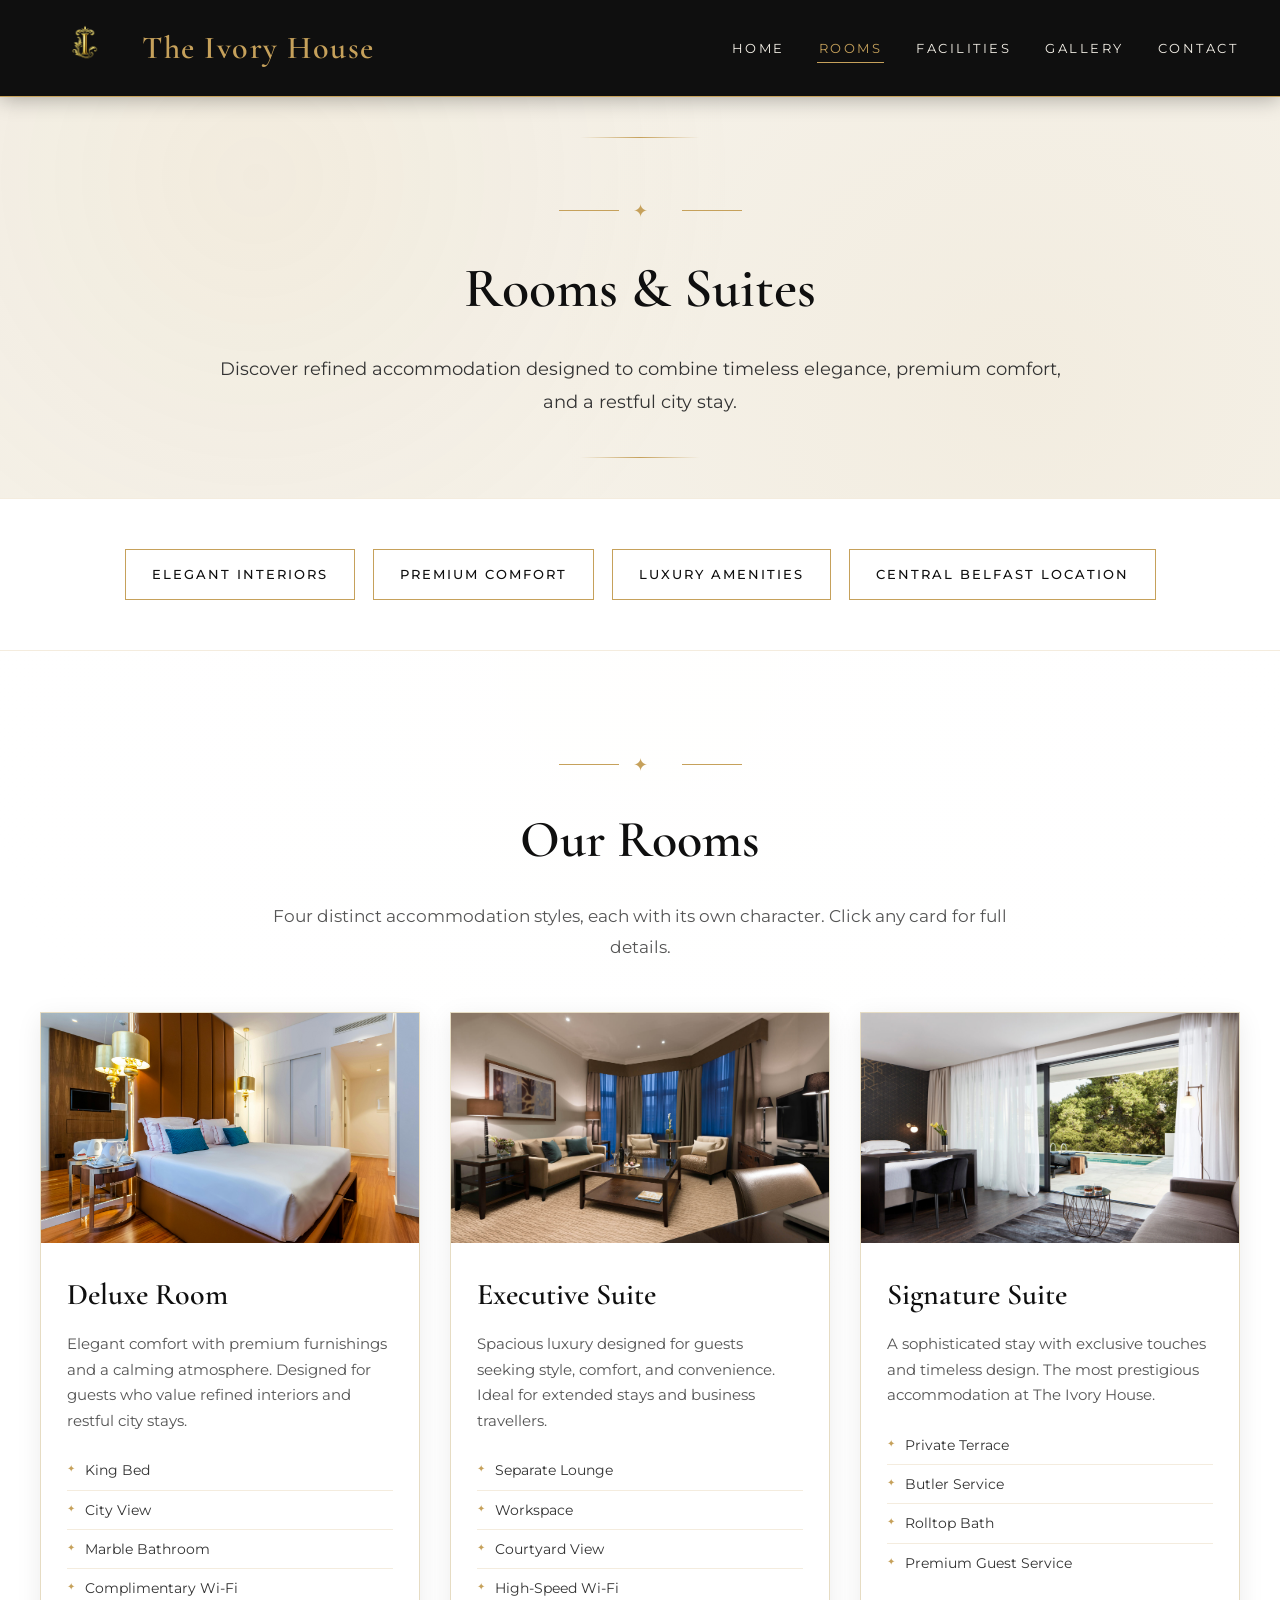
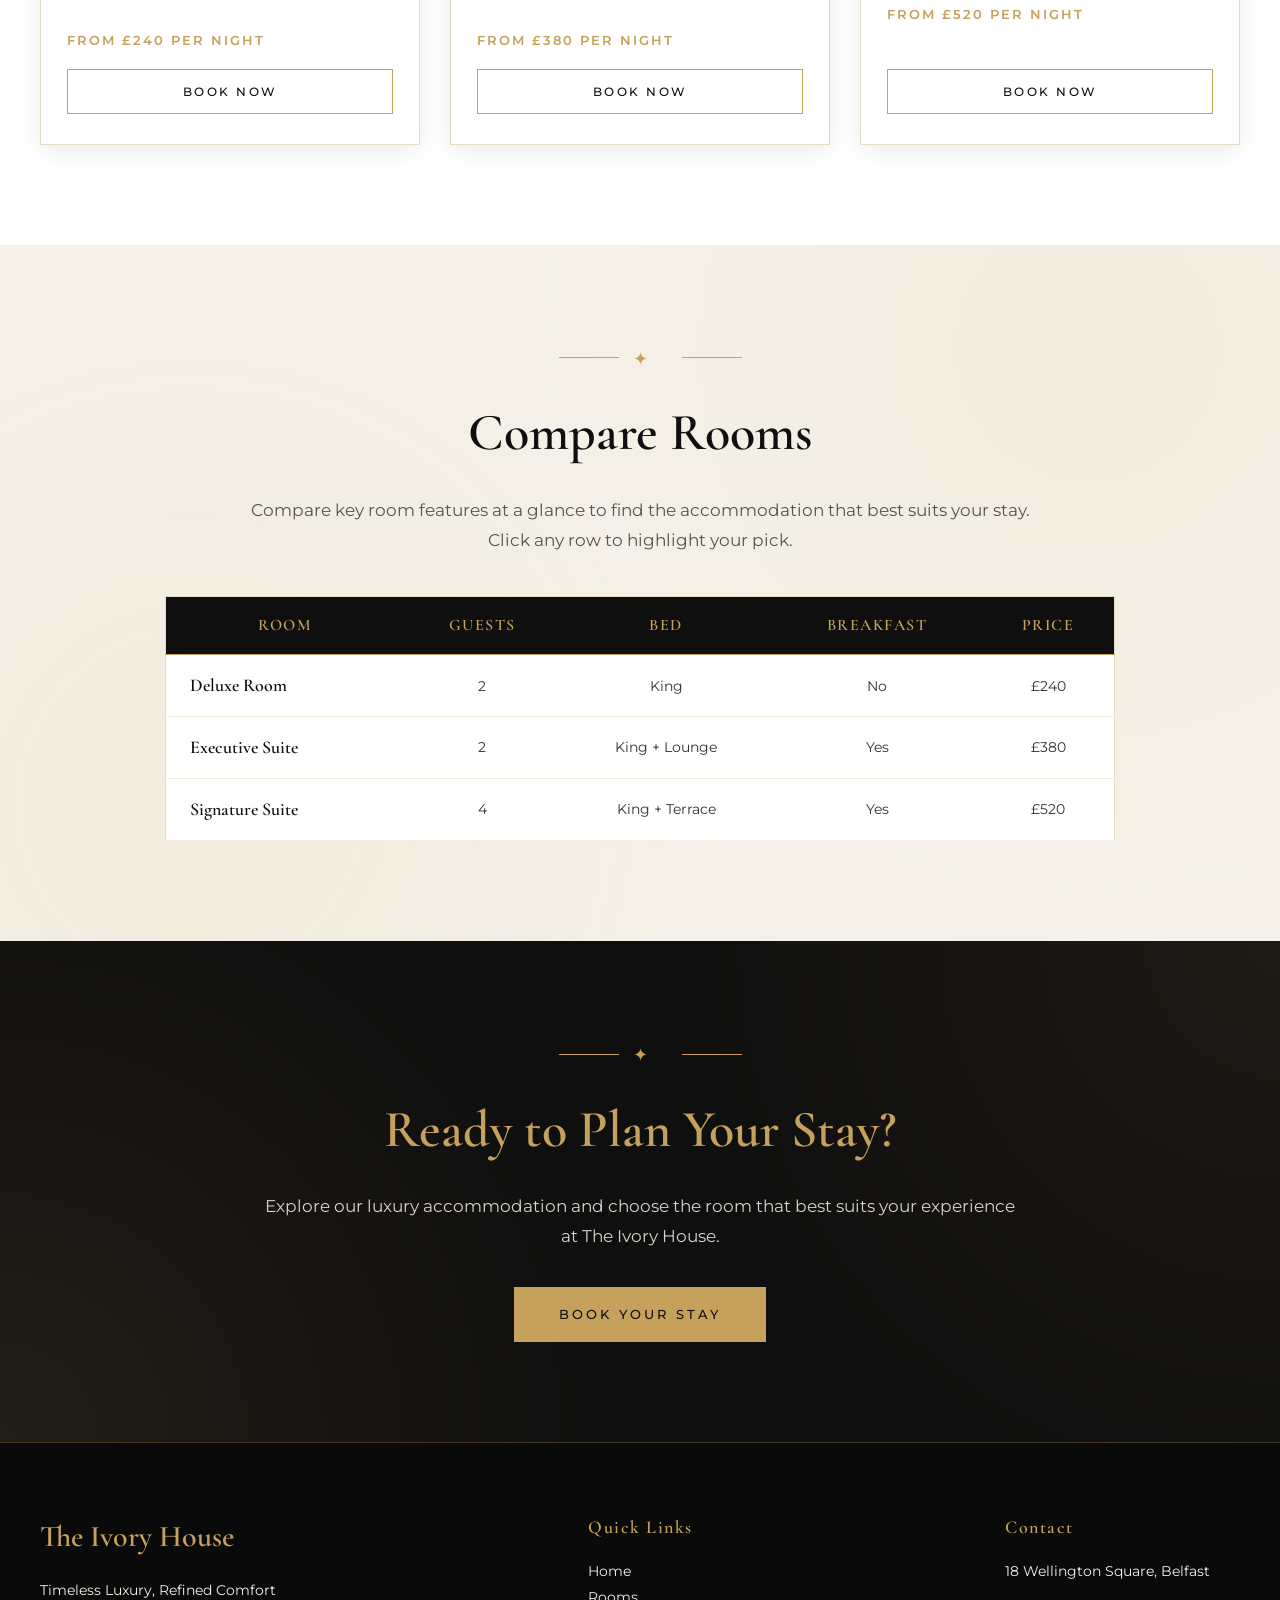
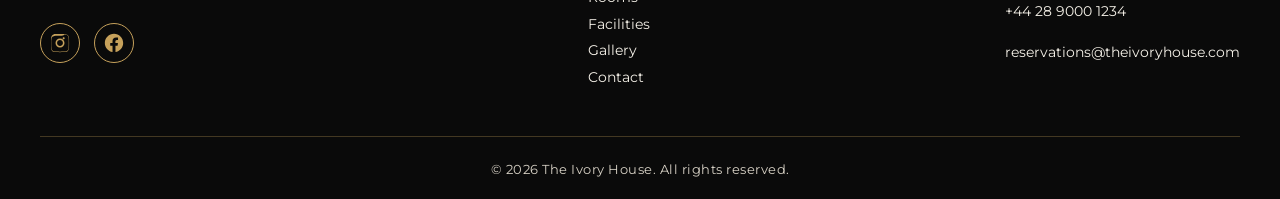
<file: rooms.html>
<!DOCTYPE html>
<html lang="en">
<head>
  <!-- basic setup -->
  <meta charset="UTF-8">
  <meta name="viewport" content="width=device-width, initial-scale=1.0">
  <meta name="description" content="Explore the rooms and suites at The Ivory House — refined accommodation in the heart of Belfast, designed for comfort, privacy and quiet luxury.">
  <title>Rooms & Suites | The Ivory House</title>

  <!-- favicon -->
  <link rel="icon" type="image/png" href="images/favicon.png">

  <!-- fonts -->
  <link rel="preconnect" href="https://fonts.googleapis.com">
  <link rel="preconnect" href="https://fonts.gstatic.com" crossorigin>
  <link href="https://fonts.googleapis.com/css2?family=Cormorant+Garamond:wght@500;600;700&family=Montserrat:wght@300;400;500;600&display=swap" rel="stylesheet">

  <!-- shared site styles then page-specific styles -->
  <link rel="stylesheet" href="css/style.css">
  <link rel="stylesheet" href="css/roomsStyle.css">
</head>
<body>

  <!-- skip link for keyboard users -->
  <a class="skip-link" href="#main-content">Skip to main content</a>

  <!-- HEADER (same as homepage) -->
  <header class="site-header">
    <nav class="navbar" aria-label="Primary navigation">
      <div class="logo">
        <a href="index.html" aria-label="The Ivory House — home">
          <img src="images/logo.png" alt="" class="logo-image">
          <span class="logo-text">The Ivory House</span>
        </a>
      </div>

      <ul class="nav-links">
        <li><a href="index.html">Home</a></li>
        <li><a href="rooms.html" aria-current="page">Rooms</a></li>
        <li><a href="facilities.html">Facilities</a></li>
        <li><a href="gallery.html">Gallery</a></li>
        <li><a href="contact.html">Contact</a></li>
      </ul>
    </nav>
  </header>

  <main id="main-content">

    <!-- PAGE INTRO -->
    <section class="rooms-intro">
      <div class="rooms-intro-content">
        <span class="ornament" aria-hidden="true">✦</span>
        <h1>Rooms &amp; Suites</h1>
        <p>Discover refined accommodation designed to combine timeless elegance, premium comfort, and a restful city stay.</p>
      </div>
    </section>

    <!-- QUICK HIGHLIGHTS -->
    <section class="rooms-highlights">
      <div class="rooms-highlights-container">
        <div class="rooms-highlight-item">Elegant Interiors</div>
        <div class="rooms-highlight-item">Premium Comfort</div>
        <div class="rooms-highlight-item">Luxury Amenities</div>
        <div class="rooms-highlight-item">Central Belfast Location</div>
      </div>
    </section>

    <!-- ROOMS GRID -->
    <section class="rooms-section reveal" aria-labelledby="our-rooms-heading">
      <div class="section-heading">
        <span class="ornament" aria-hidden="true">✦</span>
        <h2 id="our-rooms-heading">Our Rooms</h2>
        <p class="section-intro">Four distinct accommodation styles, each with its own character. Click any card for full details.</p>
      </div>

      <div class="rooms-grid">

  <article class="room-detail-card">
    <img src="images/room-deluxe.jpg" alt="Deluxe Room with king bed, city view and marble bathroom">
    <div class="room-detail-body">
      <h3>Deluxe Room</h3>
      <p class="room-desc">Elegant comfort with premium furnishings and a calming atmosphere. Designed for guests who value refined interiors and restful city stays.</p>
      <ul class="room-features">
        <li>King Bed</li>
        <li>City View</li>
        <li>Marble Bathroom</li>
        <li>Complimentary Wi-Fi</li>
      </ul>
      <p class="room-price">From £240 per night</p>
      <a href="contact.html" class="room-button">Book Now</a>
    </div>
  </article>

  <article class="room-detail-card">
    <img src="images/room-executive.jpg" alt="Executive Suite with separate lounge, workspace and courtyard view">
    <div class="room-detail-body">
      <h3>Executive Suite</h3>
      <p class="room-desc">Spacious luxury designed for guests seeking style, comfort, and convenience. Ideal for extended stays and business travellers.</p>
      <ul class="room-features">
        <li>Separate Lounge</li>
        <li>Workspace</li>
        <li>Courtyard View</li>
        <li>High-Speed Wi-Fi</li>
      </ul>
      <p class="room-price">From £380 per night</p>
      <a href="contact.html" class="room-button">Book Now</a>
    </div>
  </article>

  <article class="room-detail-card">
    <img src="images/room-signature.jpg" alt="Signature Suite with private terrace, butler service and rolltop bath">
    <div class="room-detail-body">
      <h3>Signature Suite</h3>
      <p class="room-desc">A sophisticated stay with exclusive touches and timeless design. The most prestigious accommodation at The Ivory House.</p>
      <ul class="room-features">
        <li>Private Terrace</li>
        <li>Butler Service</li>
        <li>Rolltop Bath</li>
        <li>Premium Guest Service</li>
      </ul>
      <p class="room-price">From £520 per night</p>
      <a href="contact.html" class="room-button">Book Now</a>
    </div>
  </article>

</div>

      </div>
    </section>

    <!-- COMPARISON TABLE -->
    <section class="comparison reveal" aria-labelledby="compare-heading">
      <span class="ornament" aria-hidden="true">✦</span>
      <h2 id="compare-heading">Compare Rooms</h2>
      <p class="section-intro">Compare key room features at a glance to find the accommodation that best suits your stay. Click any row to highlight your pick.</p>

      <div class="comparison-table-wrapper">
        <table>
          <thead>
            <tr>
              <th scope="col">Room</th>
              <th scope="col">Guests</th>
              <th scope="col">Bed</th>
              <th scope="col">Breakfast</th>
              <th scope="col">Price</th>
            </tr>
          </thead>
          <tbody>
            <tr>
              <th scope="row">Deluxe Room</th>
              <td>2</td>
              <td>King</td>
              <td>No</td>
              <td>£240</td>
            </tr>
            <tr>
              <th scope="row">Executive Suite</th>
              <td>2</td>
              <td>King + Lounge</td>
              <td>Yes</td>
              <td>£380</td>
            </tr>
            <tr>
              <th scope="row">Signature Suite</th>
              <td>4</td>
              <td>King + Terrace</td>
              <td>Yes</td>
              <td>£520</td>
            </tr>
          </tbody>

        </table>
      </div>
    </section>

    <!-- CTA BAND -->
    <section class="rooms-cta reveal">
      <span class="ornament gold" aria-hidden="true">✦</span>
      <h2>Ready to Plan Your Stay?</h2>
      <p>Explore our luxury accommodation and choose the room that best suits your experience at The Ivory House.</p>
      <a href="contact.html" class="hero-button">Book Your Stay</a>
    </section>

  </main>

  <!-- FOOTER (same as homepage with social icons) -->
  <footer class="site-footer">
    <div class="footer-container">
      <div class="footer-brand">
        <h3>The Ivory House</h3>
        <p>Timeless Luxury, Refined Comfort</p>

        <div class="social-links" aria-label="Social media">
          <a href="https://www.instagram.com" target="_blank" rel="noopener noreferrer" aria-label="Follow us on Instagram">
            <svg xmlns="http://www.w3.org/2000/svg" viewBox="0 0 24 24" width="22" height="22" fill="currentColor" aria-hidden="true">
              <path d="M12 2.2c3.2 0 3.6 0 4.9.1 1.2.1 1.8.2 2.2.4.6.2 1 .5 1.4.9.4.4.7.8.9 1.4.2.4.4 1 .4 2.2.1 1.3.1 1.7.1 4.9s0 3.6-.1 4.9c-.1 1.2-.2 1.8-.4 2.2-.2.6-.5 1-.9 1.4-.4.4-.8.7-1.4.9-.4.2-1 .4-2.2.4-1.3.1-1.7.1-4.9.1s-3.6 0-4.9-.1c-1.2-.1-1.8-.2-2.2-.4-.6-.2-1-.5-1.4-.9-.4-.4-.7-.8-.9-1.4-.2-.4-.4-1-.4-2.2C2.2 15.6 2.2 15.2 2.2 12s0-3.6.1-4.9c.1-1.2.2-1.8.4-2.2.2-.6.5-1 .9-1.4.4-.4.8-.7 1.4-.9.4-.2 1-.4 2.2-.4C8.4 2.2 8.8 2.2 12 2.2zm0 1.8c-3.1 0-3.5 0-4.8.1-1.1.1-1.7.2-2.1.4-.5.2-.9.4-1.3.8-.4.4-.6.8-.8 1.3-.2.4-.3 1-.4 2.1C2.5 8.5 2.5 8.9 2.5 12s0 3.5.1 4.8c.1 1.1.2 1.7.4 2.1.2.5.4.9.8 1.3.4.4.8.6 1.3.8.4.2 1 .3 2.1.4 1.3.1 1.7.1 4.8.1s3.5 0 4.8-.1c1.1-.1 1.7-.2 2.1-.4.5-.2.9-.4 1.3-.8.4-.4.6-.8.8-1.3.2-.4.3-1 .4-2.1.1-1.3.1-1.7.1-4.8s0-3.5-.1-4.8c-.1-1.1-.2-1.7-.4-2.1-.2-.5-.4-.9-.8-1.3-.4-.4-.8-.6-1.3-.8-.4-.2-1-.3-2.1-.4C15.5 4 15.1 4 12 4zm0 3.1c2.7 0 4.9 2.2 4.9 4.9s-2.2 4.9-4.9 4.9-4.9-2.2-4.9-4.9 2.2-4.9 4.9-4.9zm0 8.1c1.8 0 3.2-1.4 3.2-3.2s-1.4-3.2-3.2-3.2-3.2 1.4-3.2 3.2 1.4 3.2 3.2 3.2zm5.1-8.3c0 .6-.5 1.1-1.1 1.1s-1.1-.5-1.1-1.1.5-1.1 1.1-1.1 1.1.5 1.1 1.1z"/>
            </svg>
          </a>
          <a href="https://www.facebook.com" target="_blank" rel="noopener noreferrer" aria-label="Follow us on Facebook">
            <svg xmlns="http://www.w3.org/2000/svg" viewBox="0 0 24 24" width="22" height="22" fill="currentColor" aria-hidden="true">
              <path d="M22 12c0-5.5-4.5-10-10-10S2 6.5 2 12c0 5 3.7 9.1 8.4 9.9v-7H7.9V12h2.5V9.8c0-2.5 1.5-3.9 3.8-3.9 1.1 0 2.2.2 2.2.2v2.5h-1.3c-1.2 0-1.6.8-1.6 1.6V12h2.8l-.4 2.9h-2.3v7C18.3 21.1 22 17 22 12z"/>
            </svg>
          </a>
        </div>
      </div>

      <div class="footer-links">
        <h4>Quick Links</h4>
        <ul>
          <li><a href="index.html">Home</a></li>
          <li><a href="rooms.html">Rooms</a></li>
          <li><a href="facilities.html">Facilities</a></li>
          <li><a href="gallery.html">Gallery</a></li>
          <li><a href="contact.html">Contact</a></li>
        </ul>
      </div>

      <div class="footer-contact">
        <h4>Contact</h4>
        <p>18 Wellington Square, Belfast</p>
        <p>+44 28 9000 1234</p>
        <p>reservations@theivoryhouse.com</p>
      </div>
    </div>

    <div class="footer-bottom">
      <p>&copy; 2026 The Ivory House. All rights reserved.</p>
    </div>
  </footer>

  <!-- jQuery then shared site script (scroll reveal etc.) then page-specific -->
  <script src="https://code.jquery.com/jquery-3.7.1.min.js"></script>
  <script src="js/script.js"></script>
  <script src="js/rooms.js"></script>
</body>
</html>
</file>
<file: css/style.css>
/* The Ivory House - main stylesheet
   colours: #0f0f0f ink / #f5f1e8 cream / #c6a15b gold
   fonts:   Cormorant Garamond (display), Montserrat (body) */


/* reset */
* { box-sizing: border-box; }

body {
  margin: 0;
  font-family: "Montserrat", sans-serif;
  background-color: #f5f1e8;
  color: #0f0f0f;
  line-height: 1.6;
}

img {
  max-width: 100%;
  height: auto;
  display: block;
}


/* accessibility */

/* skip link only shows when focused with tab key */
.skip-link {
  position: absolute;
  top: -60px;
  left: 12px;
  background: #c6a15b;
  color: #0f0f0f;
  padding: 10px 18px;
  text-decoration: none;
  font-weight: 600;
  letter-spacing: 1px;
  text-transform: uppercase;
  font-size: 13px;
  z-index: 1000;
  transition: top 0.25s ease;
}
.skip-link:focus {
  top: 12px;
  outline: 2px solid #0f0f0f;
  outline-offset: 2px;
}

/* focus ring for keyboard users (not mouse clicks) */
a:focus-visible,
button:focus-visible {
  outline: 2px solid #c6a15b;
  outline-offset: 3px;
}


/* ornamental divider used above section headings */
.ornament {
  display: block;
  text-align: center;
  color: #c6a15b;
  font-size: 18px;
  letter-spacing: 20px;
  margin: 0 0 18px;
  padding-left: 20px; /* nudge to fix optical centre from letter-spacing */
  position: relative;
}
.ornament::before,
.ornament::after {
  content: "";
  display: inline-block;
  width: 60px;
  height: 1px;
  background: #c6a15b;
  vertical-align: middle;
  margin: 0 14px 4px;
}
.ornament.light {
  color: #c6a15b;
}


/* header */
.site-header {
  background-color: #0f0f0f;
  padding: 18px 40px;
  border-bottom: 1px solid #c6a15b;
  position: sticky; /* stays at top when scrolling */
  top: 0;
  z-index: 100;
  box-shadow: 0 2px 20px rgba(0,0,0,0.3);
}

.navbar {
  display: flex;
  justify-content: space-between;
  align-items: center;
  max-width: 1400px;
  margin: 0 auto;
}

.logo a {
  display: flex;
  align-items: center;
  gap: 12px;
  color: #c6a15b;
  text-decoration: none;
}

.logo-image {
  height: 60px;
  width: auto;
}

.logo-text {
  font-family: "Cormorant Garamond", serif;
  font-size: 32px;
  font-weight: 600;
  letter-spacing: 1.5px;
}

.nav-links {
  list-style: none;
  display: flex;
  gap: 30px;
  margin: 0;
  padding: 0;
}

.nav-links a {
  color: #f5f1e8;
  text-decoration: none;
  font-size: 13px;
  font-weight: 400;
  text-transform: uppercase;
  letter-spacing: 2.5px;
  padding: 6px 2px;
  border-bottom: 1px solid transparent;
  transition: color 0.25s ease, border-color 0.25s ease;
}

.nav-links a:hover,
.nav-links a[aria-current="page"] {
  color: #c6a15b;
  border-bottom-color: #c6a15b;
}


/* HERO */
.hero {
  position: relative;
  height: 92vh;
  min-height: 600px;
  overflow: hidden; /* hide the zoomed bg image overflow */
}

/* separate layer so only the image zooms, not the text */
.hero-image {
  position: absolute;
  inset: 0;
  background-image: url("../images/hero.jpg");
  background-size: cover;
  background-position: center;
  background-repeat: no-repeat;
  animation: slowZoom 22s ease-in-out infinite alternate;
}

@keyframes slowZoom {
  from { transform: scale(1); }
  to   { transform: scale(1.1); }
}

.hero-overlay {
  position: relative;
  height: 100%;
  background: linear-gradient(180deg, rgba(0,0,0,0.35) 0%, rgba(0,0,0,0.6) 100%);
  display: flex;
  justify-content: center;
  align-items: center;
  text-align: center;
}

/* thin gold frame inside the hero */
.hero-overlay::before {
  content: "";
  position: absolute;
  top: 40px;
  left: 40px;
  right: 40px;
  bottom: 40px;
  border: 1px solid rgba(198, 161, 91, 0.45);
  pointer-events: none;
}

.hero-content {
  max-width: 820px;
  padding: 20px;
  color: #f5f1e8;
  opacity: 0;
  transform: translateY(20px);
  animation: heroFadeIn 1.4s ease 0.2s forwards;
  position: relative;
  z-index: 2;
}

@keyframes heroFadeIn {
  to { opacity: 1; transform: translateY(0); }
}

.hero-eyebrow {
  display: block;
  font-size: 14px;
  font-weight: 500;
  letter-spacing: 5px;
  text-transform: uppercase;
  color: #c6a15b;
  margin-bottom: 20px;
  text-shadow: 0 1px 4px rgba(0, 0, 0, 0.5); /* lifts it off the busy bg */
}

.hero-content h1 {
  font-family: "Cormorant Garamond", serif;
  font-size: 72px; 
  font-weight: 600;
  margin: 0 0 18px;
  color: #ffffff;
  line-height: 1.1;
  text-shadow: 0 2px 16px rgba(0, 0, 0, 0.5);
}

.hero-content h1 em {
  font-style: italic;
  color: #e8c78a;
  font-weight: 500;
}

.hero-tagline {
  font-family: "Montserrat", sans-serif;
  font-size: 14px;
  font-weight: 400;
  text-transform: uppercase;
  letter-spacing: 5px;
  color: #c6a15b;
  margin: 0 0 22px;
}

.hero-lede {
  font-size: 18px;
  line-height: 1.7;
  color: #f5f1e8;
  text-shadow: 0 1px 6px rgba(0, 0, 0, 0.4);
  max-width: 580px;
  margin: 0 auto 38px;
}

.hero-button {
  display: inline-block;
  padding: 16px 44px;
  background-color: #c6a15b;
  color: #0f0f0f;
  text-decoration: none;
  text-transform: uppercase;
  letter-spacing: 3px;
  font-size: 13px;
  font-weight: 500;
  border: 1px solid #c6a15b;
  transition: background-color 0.3s ease, color 0.3s ease, transform 0.3s ease, box-shadow 0.3s ease;
}

.hero-button:hover {
  background-color: transparent;
  color: #f5f1e8;
  transform: translateY(-2px);
  box-shadow: 0 8px 20px rgba(198, 161, 91, 0.3);
}


/* scroll reveal - JS adds .is-visible when section enters view */
.reveal {
  opacity: 0;
  transform: translateY(40px);
  transition: opacity 0.9s ease, transform 0.9s ease;
}
.reveal.is-visible {
  opacity: 1;
  transform: translateY(0);
}


/* shared */
.section-heading {
  text-align: center;
  margin-bottom: 50px;
}

.section-intro {
  max-width: 780px;
  margin: 0 auto;
  font-size: 17px;
  line-height: 1.8;
  color: #555555;
  text-align: center;
}
.section-intro.light {
  color: #d8d2c6;
}


/* WELCOME - cream bg with a very faint gold wash */
.welcome {
  background-color: #f5f1e8;
  background-image:
    radial-gradient(circle at 20% 20%, rgba(198, 161, 91, 0.06) 0%, transparent 40%),
    radial-gradient(circle at 80% 70%, rgba(198, 161, 91, 0.05) 0%, transparent 45%);
  padding: 100px 20px;
  text-align: center;
  position: relative;
}

/* thin gold lines top & bottom of the section */
.welcome::before,
.welcome::after {
  content: "";
  position: absolute;
  left: 50%;
  width: 120px;
  height: 1px;
  background: linear-gradient(90deg, transparent, #c6a15b, transparent);
  transform: translateX(-50%);
}
.welcome::before { top: 40px; }
.welcome::after  { bottom: 40px; }

.welcome-text {
  max-width: 850px;
  margin: 0 auto;
}

.welcome h2 {
  font-family: "Cormorant Garamond", serif;
  font-size: 52px;
  color: #0f0f0f;
  margin: 0 0 26px;
  font-weight: 600;
}

.welcome p {
  font-size: 19px;
  line-height: 1.9;
  color: #333333;
  margin: 0;
  font-weight: 300;
}


/* FEATURED ROOMS */
.featured-rooms {
  background-color: #ffffff;
  padding: 100px 40px;
  text-align: center;
  /* doubled-up gradient = solid white with a faint gold glow from the top */
  background-image:
    linear-gradient(rgba(255,255,255,0.97), rgba(255,255,255,0.97)),
    radial-gradient(circle at 50% 0%, rgba(198, 161, 91, 0.12) 0%, transparent 50%);
}

.featured-rooms h2 {
  font-family: "Cormorant Garamond", serif;
  font-size: 52px;
  color: #0f0f0f;
  margin: 0 0 20px;
  font-weight: 600;
}

.room-cards {
  display: flex;
  justify-content: center;
  align-items: stretch; /* makes all cards match the tallest */
  gap: 35px;
  flex-wrap: wrap;
  max-width: 1200px;
  margin: 0 auto;
}

.room-card {
  background-color: #ffffff;
  width: 340px;
  overflow: hidden;
  box-shadow: 0 6px 24px rgba(0, 0, 0, 0.08);
  transition: transform 0.4s ease, box-shadow 0.4s ease;
  text-align: left;
  display: flex;
  flex-direction: column;
  position: relative;
  border: 1px solid #e6dcc3;
}

/* gold corner brackets - only shown on hover */
.room-card::before,
.room-card::after {
  content: "";
  position: absolute;
  width: 24px;
  height: 24px;
  border: 2px solid #c6a15b;
  opacity: 0;
  transition: opacity 0.4s ease;
  pointer-events: none;
  z-index: 2;
}
.room-card::before {
  top: 10px; left: 10px;
  border-right: none;
  border-bottom: none;
}
.room-card::after {
  bottom: 10px; right: 10px;
  border-left: none;
  border-top: none;
}
.room-card:hover::before,
.room-card:hover::after {
  opacity: 1;
}

.room-card:hover {
  transform: translateY(-10px);
  box-shadow: 0 20px 40px rgba(0, 0, 0, 0.18);
}

.room-card-image {
  height: 240px;
  background-size: cover;
  background-position: center;
  background-color: #eee4cf; /* fallback if image fails */
  transition: transform 0.8s ease;
}

.room-card:hover .room-card-image {
  transform: scale(1.08);
}

.room-card-body {
  padding: 30px 28px 32px;
  position: relative;
  display: flex;
  flex-direction: column;
  flex-grow: 1; /* takes up remaining space so button sits at bottom */
}

.room-card h3 {
  font-family: "Cormorant Garamond", serif;
  font-size: 32px;
  color: #0f0f0f;
  margin: 0 0 12px;
  font-weight: 600;
}

.room-card p {
  font-size: 15px;
  line-height: 1.75;
  color: #444444;
  margin: 0 0 14px;
}

/* hidden by default - jQuery slideDowns it on hover */
.room-card-hidden {
  display: none;
  padding: 14px 0;
  border-top: 1px solid #e6dcc3;
  margin-top: 4px;
}

.room-card-hidden p {
  font-size: 12px;
  letter-spacing: 1px;
  color: #c6a15b;
  text-transform: uppercase;
  font-weight: 500;
  margin: 0;
}

.room-button {
  display: inline-block;
  margin-top: auto; /* pushes button to the bottom of the card */
  align-self: flex-start; /* keeps button at its natural width */
  padding: 12px 28px;
  background-color: transparent;
  border: 1px solid #c6a15b;
  color: #0f0f0f;
  text-decoration: none;
  font-size: 12px;
  letter-spacing: 2.5px;
  text-transform: uppercase;
  font-weight: 500;
  transition: background-color 0.3s ease, color 0.3s ease;
}

.room-button:hover,
.room-button:focus {
  background-color: #c6a15b;
  color: #0f0f0f;
}


/* PARALLAX BAND */
/* background-attachment: fixed gives the parallax look - image stays put while page scrolls */
.parallax-band {
  height: 400px;
  background-image:
    linear-gradient(rgba(15,15,15,0.55), rgba(15,15,15,0.55)),
    url("../images/parallax.jpg");
  background-size: cover;
  background-position: center;
  background-attachment: fixed;
  background-repeat: no-repeat;
  display: flex;
  align-items: center;
  justify-content: center;
  position: relative;
}

.parallax-band::before,
.parallax-band::after {
  content: "";
  position: absolute;
  left: 50%;
  transform: translateX(-50%);
  width: 80%;
  max-width: 700px;
  height: 1px;
  background: linear-gradient(90deg, transparent, #c6a15b, transparent);
}
.parallax-band::before { top: 50px; }
.parallax-band::after  { bottom: 50px; }

.parallax-overlay {
  text-align: center;
  padding: 0 20px;
}

.parallax-quote {
  font-family: "Cormorant Garamond", serif;
  font-style: italic;
  font-size: 34px;
  color: #f5f1e8;
  max-width: 700px;
  line-height: 1.4;
  margin: 0;
  text-shadow: 0 2px 12px rgba(0, 0, 0, 0.5);
}


/* A DAY AT THE IVORY HOUSE */
.ivory-day {
  background-color: #f5f1e8;
  background-image:
    radial-gradient(circle at 15% 80%, rgba(198, 161, 91, 0.07) 0%, transparent 45%),
    radial-gradient(circle at 85% 15%, rgba(198, 161, 91, 0.06) 0%, transparent 45%);
  padding: 100px 40px;
  text-align: center;
}

.ivory-day-container {
  max-width: 1200px;
  margin: 0 auto;
}

.ivory-day h2 {
  font-family: "Cormorant Garamond", serif;
  font-size: 52px;
  color: #0f0f0f;
  margin: 0 0 20px;
  font-weight: 600;
}

.ivory-day-intro {
  max-width: 780px;
  margin: 0 auto 55px;
  font-size: 17px;
  line-height: 1.8;
  color: #555555;
}

.day-timeline {
  display: grid;
  grid-template-columns: repeat(2, 1fr);
  gap: 28px;
  max-width: 920px;
  margin: 0 auto;
}

.day-step {
  background-color: #ffffff;
  border: 1px solid #e6dcc3;
  padding: 42px 34px;
  box-shadow: 0 4px 18px rgba(0, 0, 0, 0.06);
  text-align: left;
  transition: opacity 0.7s ease, transform 0.7s ease, box-shadow 0.3s ease, border-color 0.3s ease;
  position: relative;
}

/* gold accent bar on left edge */
.day-step::before {
  content: "";
  position: absolute;
  top: 42px;
  bottom: 42px;
  left: 0;
  width: 3px;
  background: #c6a15b;
  opacity: 0.8;
}

/* top-right gold corner bracket */
.day-step::after {
  content: "";
  position: absolute;
  top: 12px;
  right: 12px;
  width: 22px;
  height: 22px;
  border-top: 2px solid #c6a15b;
  border-right: 2px solid #c6a15b;
  opacity: 0.6;
  transition: opacity 0.3s ease;
}

.day-step:hover::after {
  opacity: 1;
}

.day-time {
  display: inline-block;
  margin-bottom: 16px;
  color: #c6a15b;
  font-size: 12px;
  font-weight: 500;
  letter-spacing: 3px;
  text-transform: uppercase;
}

.day-step h3 {
  font-family: "Cormorant Garamond", serif;
  font-size: 30px;
  color: #0f0f0f;
  margin: 0 0 14px;
  font-weight: 600;
}

.day-step p {
  font-size: 15px;
  line-height: 1.75;
  color: #444444;
  margin: 0;
}


/* CURATED STAYS - dark section for contrast */
.curated-stays {
  background-color: #1a1a1a;
  background-image:
    radial-gradient(circle at 50% 0%, rgba(198, 161, 91, 0.12) 0%, transparent 60%);
  padding: 100px 40px;
  text-align: center;
  color: #f5f1e8;
}

.curated-stays-container {
  max-width: 1000px;
  margin: 0 auto;
}

.curated-stays h2 {
  font-family: "Cormorant Garamond", serif;
  font-size: 52px;
  color: #c6a15b;
  margin: 0 0 20px;
  font-weight: 600;
}

.curated-intro {
  max-width: 750px;
  margin: 0 auto 40px;
  font-size: 17px;
  line-height: 1.8;
  color: #d8d2c6;
}

.stay-options {
  display: flex;
  justify-content: center;
  flex-wrap: wrap;
  gap: 14px;
  margin-bottom: 40px;
}

.stay-button {
  background-color: transparent;
  border: 1px solid #c6a15b;
  color: #f5f1e8;
  padding: 14px 28px;
  font-size: 13px;
  letter-spacing: 2.5px;
  text-transform: uppercase;
  font-family: "Montserrat", sans-serif;
  font-weight: 500;
  cursor: pointer;
  transition: background-color 0.3s ease, color 0.3s ease;
}

.stay-button:hover,
.stay-button:focus-visible {
  background-color: #c6a15b;
  color: #0f0f0f;
}

.active-stay {
  background-color: #c6a15b;
  color: #0f0f0f;
}

.stay-result {
  background-color: rgba(255, 255, 255, 0.03);
  border: 1px solid rgba(198, 161, 91, 0.35);
  padding: 44px 38px;
  max-width: 720px;
  margin: 0 auto;
  min-height: 180px;
  position: relative;
}

/* gold corner details on the result panel */
.stay-result::before,
.stay-result::after {
  content: "";
  position: absolute;
  width: 20px;
  height: 20px;
  border: 1px solid #c6a15b;
}
.stay-result::before {
  top: -1px; left: -1px;
  border-right: none;
  border-bottom: none;
}
.stay-result::after {
  bottom: -1px; right: -1px;
  border-left: none;
  border-top: none;
}

.stay-result h3 {
  font-family: "Cormorant Garamond", serif;
  font-size: 34px;
  color: #c6a15b;
  margin: 0 0 16px;
  font-weight: 600;
}

.stay-result p {
  font-size: 16px;
  line-height: 1.8;
  color: #e8e2d4;
  margin: 0;
}


/* WHY STAY WITH US */
.highlights {
  background-color: #0f0f0f;
  background-image:
    radial-gradient(circle at 0% 100%, rgba(198, 161, 91, 0.10) 0%, transparent 45%),
    radial-gradient(circle at 100% 0%, rgba(198, 161, 91, 0.08) 0%, transparent 45%);
  padding: 120px 40px; /* was 100px */
  text-align: center;
}

.highlights h2 {
  font-family: "Cormorant Garamond", serif;
  font-size: 52px;
  color: #c6a15b;
  margin: 0 0 20px;
  font-weight: 600;
}

.highlight-list {
  display: flex;
  justify-content: center;
  flex-wrap: wrap;
  gap: 22px;
  max-width: 1100px;
  margin: 40px auto 30px;
}

.highlight-item {
  background-color: transparent;
  border: 1px solid #c6a15b;
  color: #f5f1e8;
  padding: 22px 32px;
  min-width: 200px;
  font-size: 13px;
  letter-spacing: 3px;
  text-transform: uppercase;
  font-family: "Montserrat", sans-serif;
  font-weight: 500;
  cursor: pointer;
  transition: background-color 0.35s ease, color 0.35s ease,
              transform 0.35s ease, box-shadow 0.35s ease;
}

.highlight-item:hover,
.highlight-item:focus-visible,
.highlight-item.is-active {
  background-color: #c6a15b;
  color: #0f0f0f;
  transform: translateY(-5px);
  box-shadow: 0 12px 26px rgba(198, 161, 91, 0.35);
}

/* hidden until a tile is clicked */
.highlight-detail {
  display: none;
  max-width: 700px;
  margin: 25px auto 0;
  padding: 30px 34px;
  background-color: rgba(198, 161, 91, 0.08);
  border: 1px solid rgba(198, 161, 91, 0.4);
  color: #f5f1e8;
  font-size: 16px;
  line-height: 1.8;
  text-align: center;
}


/* FOOTER */
.site-footer {
  background-color: #0a0a0a;
  color: #f5f1e8;
  padding: 70px 40px 20px;
  border-top: 1px solid rgba(198, 161, 91, 0.3);
}

.footer-container {
  display: flex;
  justify-content: space-between;
  gap: 40px;
  flex-wrap: wrap;
  max-width: 1200px;
  margin: 0 auto;
}

.footer-brand h3,
.footer-links h4,
.footer-contact h4 {
  font-family: "Cormorant Garamond", serif;
  color: #c6a15b;
  margin: 0 0 16px;
  font-weight: 600;
}

.footer-brand h3 {
  font-size: 30px;
}

/* social media icons */
.social-links {
  display: flex;
  gap: 14px;
  margin-top: 20px;
}

.social-links a {
  display: inline-flex;
  align-items: center;
  justify-content: center;
  width: 40px;
  height: 40px;
  border: 1px solid #c6a15b;
  color: #c6a15b;
  border-radius: 50%;
  transition: background-color 0.3s ease, color 0.3s ease, transform 0.3s ease;
}

.social-links a:hover,
.social-links a:focus-visible {
  background-color: #c6a15b;
  color: #0f0f0f;
  transform: translateY(-3px);
}

.footer-links h4,
.footer-contact h4 {
  font-size: 18px;
  letter-spacing: 1.5px;
}

.footer-brand p,
.footer-contact p,
.footer-links a {
  font-size: 14px;
  line-height: 1.9;
  color: #f5f1e8;
  text-decoration: none;
}

.footer-links ul {
  list-style: none;
  padding: 0;
  margin: 0;
}

.footer-links a { transition: color 0.25s ease; }
.footer-links a:hover { color: #c6a15b; }

.footer-bottom {
  border-top: 1px solid rgba(198, 161, 91, 0.3);
  margin-top: 45px;
  padding-top: 22px;
  text-align: center;
}

.footer-bottom p {
  margin: 0;
  font-size: 13px;
  color: #d8d2c6;
  letter-spacing: 0.5px;
}

/* turn off animations for people who've requested reduced motion */
@media (prefers-reduced-motion: reduce) {
  *, *::before, *::after {
    animation-duration: 0.01ms !important;
    animation-iteration-count: 1 !important;
    transition-duration: 0.01ms !important;
  }
  .reveal, .day-step {
    opacity: 1;
    transform: none;
  }
  .hero-image { animation: none; }
}
</file>
<file: css/contactStyle.css>
/* Contact page - sits on top of style.css */


/* INTRO */
.contact-intro {
  background-color: #f5f1e8;
  background-image:
    radial-gradient(circle at 20% 20%, rgba(198, 161, 91, 0.07) 0%, transparent 45%),
    radial-gradient(circle at 80% 70%, rgba(198, 161, 91, 0.06) 0%, transparent 45%);
  padding: 100px 20px 80px;
  text-align: center;
  position: relative;
}

.contact-intro::before,
.contact-intro::after {
  content: "";
  position: absolute;
  left: 50%;
  width: 120px;
  height: 1px;
  background: linear-gradient(90deg, transparent, #c6a15b, transparent);
  transform: translateX(-50%);
}
.contact-intro::before { top: 40px; }
.contact-intro::after  { bottom: 40px; }

.contact-intro-content {
  max-width: 850px;
  margin: 0 auto;
}

.contact-intro h1 {
  font-family: "Cormorant Garamond", serif;
  font-size: 56px;
  color: #0f0f0f;
  margin: 0 0 20px;
  font-weight: 600;
}

.contact-intro p {
  font-size: 18px;
  color: #333333;
  line-height: 1.8;
  margin: 0;
}


/* TWO-COLUMN: DETAILS + FORM */
.contact-main {
  background-color: #ffffff;
  padding: 100px 40px;
  background-image:
    linear-gradient(rgba(255,255,255,0.97), rgba(255,255,255,0.97)),
    radial-gradient(circle at 50% 0%, rgba(198, 161, 91, 0.12) 0%, transparent 50%);
}

.contact-main-container {
  max-width: 1200px;
  margin: 0 auto;
  display: grid;
  grid-template-columns: 1fr 1.4fr;
  gap: 40px;
  align-items: start;
}

.hotel-info,
.booking-form {
  background-color: #ffffff;
  border: 1px solid #e6dcc3;
  padding: 40px 36px;
  box-shadow: 0 6px 24px rgba(0, 0, 0, 0.06);
  position: relative;
}

.hotel-info h2,
.booking-form h2 {
  font-family: "Cormorant Garamond", serif;
  font-size: 34px;
  color: #0f0f0f;
  margin: 10px 0 24px;
  font-weight: 600;
}

.hotel-info .ornament,
.booking-form .ornament {
  text-align: left;
  margin: 0 0 10px;
  padding-left: 0;
}

.hotel-info .ornament::before,
.booking-form .ornament::before {
  display: none;
}

.hotel-info .ornament::after {
  display: none;
}


/* CONTACT DETAILS */
.contact-details {
  margin: 0 0 30px;
}

.contact-details dt {
  font-size: 11px;
  letter-spacing: 2.5px;
  text-transform: uppercase;
  color: #c6a15b;
  font-weight: 600;
  margin-top: 18px;
}

.contact-details dt:first-child {
  margin-top: 0;
}

.contact-details dd {
  margin: 6px 0 0;
  font-size: 16px;
  color: #333333;
  line-height: 1.6;
}

.contact-details dd a {
  color: #0f0f0f;
  text-decoration: none;
  border-bottom: 1px solid rgba(198, 161, 91, 0.4);
  transition: color 0.2s ease, border-color 0.2s ease;
}

.contact-details dd a:hover,
.contact-details dd a:focus-visible {
  color: #c6a15b;
  border-bottom-color: #c6a15b;
}

.contact-social {
  padding-top: 24px;
  border-top: 1px solid rgba(198, 161, 91, 0.2);
}

.contact-social-label {
  font-size: 11px;
  letter-spacing: 2.5px;
  text-transform: uppercase;
  color: #c6a15b;
  font-weight: 600;
  margin: 0 0 14px;
}

.hotel-info .social-links a {
  color: #c6a15b;
  border-color: #c6a15b;
}

.hotel-info .social-links a:hover {
  background-color: #c6a15b;
  color: #ffffff;
}


/* BOOKING FORM */
.form-intro {
  font-size: 15px;
  color: #555555;
  line-height: 1.7;
  margin: 0 0 24px;
}

.form-field {
  margin-bottom: 18px;
  display: flex;
  flex-direction: column;
}

.form-row {
  display: grid;
  grid-template-columns: 1fr 1fr;
  gap: 16px;
}

.form-row .form-field {
  margin-bottom: 18px;
}

.booking-form label {
  font-size: 12px;
  letter-spacing: 2px;
  text-transform: uppercase;
  font-weight: 500;
  color: #0f0f0f;
  margin-bottom: 8px;
}

.required {
  color: #c6a15b;
  margin-left: 2px;
}

.booking-form input,
.booking-form select,
.booking-form textarea {
  padding: 12px 14px;
  border: 1px solid #d8ccae;
  background-color: #fbf9f4;
  color: #0f0f0f;
  font-family: "Montserrat", sans-serif;
  font-size: 14px;
  transition: border-color 0.25s ease, background-color 0.25s ease;
}

.booking-form input:focus,
.booking-form select:focus,
.booking-form textarea:focus {
  outline: none;
  border-color: #c6a15b;
  background-color: #ffffff;
  box-shadow: 0 0 0 3px rgba(198, 161, 91, 0.15);
}

.booking-form input.is-invalid,
.booking-form select.is-invalid,
.booking-form textarea.is-invalid {
  border-color: #b33b3b;
  background-color: #fcf5f5;
}

.form-error {
  display: block;
  font-size: 12px;
  color: #b33b3b;
  margin-top: 6px;
  min-height: 16px;
  letter-spacing: 0.3px;
}

.form-counter {
  display: block;
  font-size: 11px;
  color: #999999;
  text-align: right;
  margin-top: 6px;
  letter-spacing: 0.5px;
}

.booking-form textarea {
  resize: vertical;
  min-height: 100px;
}

.form-submit {
  background-color: #c6a15b;
  color: #0f0f0f;
  border: 1px solid #c6a15b;
  padding: 16px 32px;
  font-size: 13px;
  letter-spacing: 2.5px;
  text-transform: uppercase;
  font-family: "Montserrat", sans-serif;
  font-weight: 500;
  cursor: pointer;
  width: 100%;
  margin-top: 12px;
  transition: background-color 0.3s ease, color 0.3s ease, transform 0.3s ease;
}

.form-submit:hover,
.form-submit:focus-visible {
  background-color: transparent;
  color: #0f0f0f;
  transform: translateY(-2px);
}

.form-success {
  margin-top: 24px;
  padding: 22px 24px;
  background-color: rgba(198, 161, 91, 0.08);
  border: 1px solid #c6a15b;
  color: #0f0f0f;
}

.form-success h3 {
  font-family: "Cormorant Garamond", serif;
  font-size: 22px;
  margin: 0 0 10px;
  color: #c6a15b;
}

.form-success p {
  font-size: 14px;
  line-height: 1.7;
  margin: 0 0 8px;
}

.form-success p:last-child {
  margin-bottom: 0;
}


/* MAP SECTION */
.map-section {
  background-color: #f5f1e8;
  background-image:
    radial-gradient(circle at 15% 80%, rgba(198, 161, 91, 0.07) 0%, transparent 45%),
    radial-gradient(circle at 85% 15%, rgba(198, 161, 91, 0.06) 0%, transparent 45%);
  padding: 100px 40px;
  text-align: center;
}

.map-section h2 {
  font-family: "Cormorant Garamond", serif;
  font-size: 52px;
  color: #0f0f0f;
  margin: 0 0 20px;
  font-weight: 600;
}

.map-embed {
  max-width: 1100px;
  margin: 50px auto 0;
  aspect-ratio: 16 / 9;
  border: 1px solid #e6dcc3;
  box-shadow: 0 6px 24px rgba(0, 0, 0, 0.1);
  overflow: hidden;
  position: relative;
}

.map-embed iframe {
  width: 100%;
  height: 100%;
  border: none;
  display: block;
}


/* FAQ */
.contact-faq {
  background-color: #ffffff;
  padding: 100px 20px;
  text-align: center;
}

.faq-container {
  max-width: 850px;
  margin: 0 auto;
}

.contact-faq h2 {
  font-family: "Cormorant Garamond", serif;
  font-size: 52px;
  color: #0f0f0f;
  margin: 0 0 40px;
  font-weight: 600;
}

.faq-list {
  text-align: left;
}

.faq-item {
  background-color: #ffffff;
  border: 1px solid #e6dcc3;
  margin-bottom: 14px;
  transition: border-color 0.3s ease, box-shadow 0.3s ease;
}

.faq-item.is-open {
  border-color: #c6a15b;
  box-shadow: 0 6px 18px rgba(0, 0, 0, 0.06);
}

.faq-question {
  width: 100%;
  background-color: transparent;
  border: none;
  padding: 22px 28px;
  display: flex;
  justify-content: space-between;
  align-items: center;
  cursor: pointer;
  text-align: left;
  font-family: "Cormorant Garamond", serif;
  font-size: 20px;
  color: #0f0f0f;
  font-weight: 600;
  transition: color 0.3s ease;
}

.faq-question:hover,
.faq-question:focus-visible {
  color: #c6a15b;
}

.faq-toggle-icon {
  color: #c6a15b;
  font-size: 24px;
  font-weight: 300;
  transition: transform 0.3s ease;
  line-height: 1;
}

.faq-item.is-open .faq-toggle-icon {
  transform: rotate(45deg);
}

.faq-answer {
  display: none;
  padding: 0 28px 22px;
  border-top: 1px solid rgba(198, 161, 91, 0.2);
}

.faq-answer p {
  font-size: 15px;
  line-height: 1.8;
  color: #444444;
  margin: 18px 0 0;
}


/* EMERGENCY */
.emergency {
  background-color: #0f0f0f;
  background-image:
    radial-gradient(circle at 0% 100%, rgba(198, 161, 91, 0.10) 0%, transparent 45%),
    radial-gradient(circle at 100% 0%, rgba(198, 161, 91, 0.08) 0%, transparent 45%);
  color: #f5f1e8;
  text-align: center;
  padding: 80px 20px;
}

.emergency-container {
  max-width: 700px;
  margin: 0 auto;
}

.emergency h2 {
  font-family: "Cormorant Garamond", serif;
  font-size: 42px;
  margin: 0 0 20px;
  color: #c6a15b;
  font-weight: 600;
}

.emergency p {
  font-size: 16px;
  line-height: 1.8;
  color: #d8d2c6;
  margin: 0 0 14px;
}

.emergency-number {
  margin-top: 20px !important;
}

.emergency-number a {
  font-family: "Cormorant Garamond", serif;
  font-size: 32px;
  color: #c6a15b;
  text-decoration: none;
  letter-spacing: 2px;
  transition: color 0.3s ease;
}

.emergency-number a:hover,
.emergency-number a:focus-visible {
  color: #ffffff;
}


/* RESPONSIVE */
@media (max-width: 900px) {
  .contact-main-container {
    grid-template-columns: 1fr;
  }

  .form-row {
    grid-template-columns: 1fr;
  }
}

@media (max-width: 768px) {
  .contact-intro {
    padding: 80px 20px 60px;
  }
  .contact-intro h1 {
    font-size: 40px;
  }
  .contact-intro p {
    font-size: 16px;
  }

  .contact-main,
  .map-section,
  .contact-faq,
  .emergency {
    padding: 70px 20px;
  }

  .map-section h2,
  .contact-faq h2 {
    font-size: 38px;
  }

  .hotel-info,
  .booking-form {
    padding: 30px 24px;
  }

  .hotel-info h2,
  .booking-form h2 {
    font-size: 28px;
  }

  .faq-question {
    font-size: 17px;
    padding: 18px 22px;
  }

  .faq-answer {
    padding: 0 22px 18px;
  }

  .emergency h2 {
    font-size: 32px;
  }

  .emergency-number a {
    font-size: 26px;
  }
}
</file>
<file: css/facilitiesStyle.css>
/* Facilities page - sits on top of style.css */


/* INTRO */
.facilities-intro {
  background-color: #f5f1e8;
  background-image:
    radial-gradient(circle at 20% 20%, rgba(198, 161, 91, 0.07) 0%, transparent 45%),
    radial-gradient(circle at 80% 70%, rgba(198, 161, 91, 0.06) 0%, transparent 45%);
  padding: 100px 20px 80px;
  text-align: center;
  position: relative;
}

.facilities-intro::before,
.facilities-intro::after {
  content: "";
  position: absolute;
  left: 50%;
  width: 120px;
  height: 1px;
  background: linear-gradient(90deg, transparent, #c6a15b, transparent);
  transform: translateX(-50%);
}
.facilities-intro::before { top: 40px; }
.facilities-intro::after  { bottom: 40px; }

.facilities-intro-content {
  max-width: 850px;
  margin: 0 auto;
}

.facilities-intro h1 {
  font-family: "Cormorant Garamond", serif;
  font-size: 56px;
  color: #0f0f0f;
  margin: 0 0 20px;
  font-weight: 600;
}

.facilities-intro p {
  font-size: 18px;
  color: #333333;
  line-height: 1.8;
  margin: 0;
}


/* FACILITY GRID */
.facility-grid-section {
  padding: 100px 40px;
  background-color: #ffffff;
  background-image:
    linear-gradient(rgba(255,255,255,0.97), rgba(255,255,255,0.97)),
    radial-gradient(circle at 50% 0%, rgba(198, 161, 91, 0.12) 0%, transparent 50%);
}

.facility-grid-section h2 {
  font-family: "Cormorant Garamond", serif;
  font-size: 52px;
  color: #0f0f0f;
  margin: 0 0 20px;
  font-weight: 600;
}

.facility-grid {
  display: grid;
  grid-template-columns: repeat(2, 1fr);
  gap: 30px;
  max-width: 1000px;
  margin: 0 auto;
}

.facility-card {
  background-color: #ffffff;
  border: 1px solid #e6dcc3;
  padding: 40px 32px 36px;
  text-align: center;
  display: flex;
  flex-direction: column;
  align-items: center;
  box-shadow: 0 6px 24px rgba(0, 0, 0, 0.08);
  transition: transform 0.4s ease, box-shadow 0.4s ease, border-color 0.4s ease;
  position: relative;
}

/* gold corner brackets (same pattern as other cards) */
.facility-card::before,
.facility-card::after {
  content: "";
  position: absolute;
  width: 24px;
  height: 24px;
  border: 2px solid #c6a15b;
  opacity: 0;
  transition: opacity 0.4s ease;
  pointer-events: none;
}
.facility-card::before {
  top: 10px; left: 10px;
  border-right: none;
  border-bottom: none;
}
.facility-card::after {
  bottom: 10px; right: 10px;
  border-left: none;
  border-top: none;
}
.facility-card:hover::before,
.facility-card:hover::after,
.facility-card.is-open::before,
.facility-card.is-open::after {
  opacity: 1;
}

.facility-card:hover {
  transform: translateY(-6px);
  box-shadow: 0 18px 36px rgba(0, 0, 0, 0.12);
  border-color: #c6a15b;
}

/* icon circle */
.facility-icon {
  width: 78px;
  height: 78px;
  border-radius: 50%;
  background-color: #f9f6ef;
  border: 1px solid #c6a15b;
  display: flex;
  align-items: center;
  justify-content: center;
  color: #c6a15b;
  margin-bottom: 22px;
  transition: background-color 0.4s ease, color 0.4s ease;
}

.facility-card:hover .facility-icon,
.facility-card.is-open .facility-icon {
  background-color: #c6a15b;
  color: #ffffff;
}

.facility-card h3 {
  font-family: "Cormorant Garamond", serif;
  font-size: 28px;
  color: #0f0f0f;
  margin: 0 0 12px;
  font-weight: 600;
}

.facility-desc {
  font-size: 15px;
  color: #555555;
  line-height: 1.7;
  margin: 0 0 24px;
}

.facility-toggle {
  background-color: transparent;
  border: 1px solid #c6a15b;
  color: #0f0f0f;
  padding: 10px 24px;
  font-size: 12px;
  letter-spacing: 2.5px;
  text-transform: uppercase;
  font-family: "Montserrat", sans-serif;
  font-weight: 500;
  cursor: pointer;
  transition: background-color 0.3s ease, color 0.3s ease;
  margin-top: auto;
}

.facility-toggle:hover,
.facility-toggle:focus-visible {
  background-color: #c6a15b;
  color: #0f0f0f;
}

/* hidden detail panel - jQuery slides it down */
.facility-detail {
  display: none;
  width: 100%;
  margin-top: 22px;
  padding-top: 22px;
  border-top: 1px solid rgba(198, 161, 91, 0.3);
  text-align: left;
}

.facility-detail p {
  font-size: 14px;
  line-height: 1.8;
  color: #333333;
  margin: 0 0 14px;
}

.facility-detail em {
  color: #c6a15b;
  font-style: italic;
}

.facility-meta {
  list-style: none;
  padding: 0;
  margin: 0;
}

.facility-meta li {
  font-size: 13px;
  padding: 6px 0;
  color: #444444;
  border-bottom: 1px dashed rgba(198, 161, 91, 0.25);
}

.facility-meta li:last-child {
  border-bottom: none;
}

.facility-meta strong {
  color: #c6a15b;
  font-weight: 500;
  letter-spacing: 1px;
  text-transform: uppercase;
  font-size: 11px;
  margin-right: 6px;
}


/* FAQ SECTION */
.facility-faq {
  background-color: #f5f1e8;
  background-image:
    radial-gradient(circle at 15% 80%, rgba(198, 161, 91, 0.07) 0%, transparent 45%),
    radial-gradient(circle at 85% 15%, rgba(198, 161, 91, 0.06) 0%, transparent 45%);
  padding: 100px 20px;
  text-align: center;
}

.faq-container {
  max-width: 850px;
  margin: 0 auto;
}

.facility-faq h2 {
  font-family: "Cormorant Garamond", serif;
  font-size: 52px;
  color: #0f0f0f;
  margin: 0 0 20px;
  font-weight: 600;
}

.faq-list {
  margin-top: 40px;
  text-align: left;
}

.faq-item {
  background-color: #ffffff;
  border: 1px solid #e6dcc3;
  margin-bottom: 14px;
  transition: border-color 0.3s ease, box-shadow 0.3s ease;
}

.faq-item.is-open {
  border-color: #c6a15b;
  box-shadow: 0 6px 18px rgba(0, 0, 0, 0.06);
}

.faq-question {
  width: 100%;
  background-color: transparent;
  border: none;
  padding: 22px 28px;
  display: flex;
  justify-content: space-between;
  align-items: center;
  cursor: pointer;
  text-align: left;
  font-family: "Cormorant Garamond", serif;
  font-size: 20px;
  color: #0f0f0f;
  font-weight: 600;
  transition: color 0.3s ease;
}

.faq-question:hover,
.faq-question:focus-visible {
  color: #c6a15b;
}

.faq-toggle-icon {
  color: #c6a15b;
  font-size: 24px;
  font-weight: 300;
  transition: transform 0.3s ease;
  line-height: 1;
}

.faq-item.is-open .faq-toggle-icon {
  transform: rotate(45deg);
}

.faq-answer {
  display: none;
  padding: 0 28px 22px;
  border-top: 1px solid rgba(198, 161, 91, 0.2);
}

.faq-answer p {
  font-size: 15px;
  line-height: 1.8;
  color: #444444;
  margin: 18px 0 0;
}


/* CTA */
.facilities-cta {
  background-color: #0f0f0f;
  background-image:
    radial-gradient(circle at 0% 100%, rgba(198, 161, 91, 0.10) 0%, transparent 45%),
    radial-gradient(circle at 100% 0%, rgba(198, 161, 91, 0.08) 0%, transparent 45%);
  color: #f5f1e8;
  text-align: center;
  padding: 100px 20px;
}

.facilities-cta h2 {
  font-family: "Cormorant Garamond", serif;
  font-size: 52px;
  margin: 0 0 20px;
  color: #c6a15b;
  font-weight: 600;
}

.facilities-cta p {
  max-width: 750px;
  margin: 0 auto 35px;
  font-size: 17px;
  line-height: 1.8;
  color: #d8d2c6;
}


/* RESPONSIVE */
@media (max-width: 768px) {
  .facilities-intro {
    padding: 80px 20px 60px;
  }
  .facilities-intro h1 {
    font-size: 40px;
  }
  .facilities-intro p {
    font-size: 16px;
  }

  .facility-grid-section,
  .facility-faq,
  .facilities-cta {
    padding: 70px 20px;
  }

  .facility-grid-section h2,
  .facility-faq h2,
  .facilities-cta h2 {
    font-size: 38px;
  }

  .facility-grid {
    grid-template-columns: 1fr;
  }

  .facility-card {
    padding: 34px 24px 30px;
  }

  .faq-question {
    font-size: 17px;
    padding: 18px 22px;
  }

  .faq-answer {
    padding: 0 22px 18px;
  }
}
</file>
<file: css/roomsStyle.css>
/* Rooms page - sits on top of style.css
   inherits all header/footer/ornament/reveal styles from there */


/* INTRO */
.rooms-intro {
  background-color: #f5f1e8;
  background-image:
    radial-gradient(circle at 20% 20%, rgba(198, 161, 91, 0.07) 0%, transparent 45%),
    radial-gradient(circle at 80% 70%, rgba(198, 161, 91, 0.06) 0%, transparent 45%);
  padding: 100px 20px 80px;
  text-align: center;
  position: relative;
}

/* thin gold divider above and below, same pattern as homepage welcome */
.rooms-intro::before,
.rooms-intro::after {
  content: "";
  position: absolute;
  left: 50%;
  width: 120px;
  height: 1px;
  background: linear-gradient(90deg, transparent, #c6a15b, transparent);
  transform: translateX(-50%);
}
.rooms-intro::before { top: 40px; }
.rooms-intro::after  { bottom: 40px; }

.rooms-intro-content {
  max-width: 850px;
  margin: 0 auto;
}

.rooms-intro h1 {
  font-family: "Cormorant Garamond", serif;
  font-size: 56px;
  color: #0f0f0f;
  margin: 0 0 20px;
  font-weight: 600;
}

.rooms-intro p {
  font-size: 18px;
  color: #333333;
  line-height: 1.8;
  margin: 0;
}


/* QUICK HIGHLIGHTS STRIP */
.rooms-highlights {
  background-color: #ffffff;
  padding: 50px 20px;
  border-top: 1px solid rgba(198, 161, 91, 0.2);
  border-bottom: 1px solid rgba(198, 161, 91, 0.2);
}

.rooms-highlights-container {
  display: flex;
  justify-content: center;
  flex-wrap: wrap;
  gap: 18px;
  max-width: 1100px;
  margin: 0 auto;
}

.rooms-highlight-item {
  border: 1px solid #c6a15b;
  color: #0f0f0f;
  padding: 14px 26px;
  font-size: 13px;
  letter-spacing: 2px;
  text-transform: uppercase;
  font-weight: 500;
  background-color: transparent;
  transition: background-color 0.3s ease, color 0.3s ease;
}

.rooms-highlight-item:hover {
  background-color: #c6a15b;
  color: #0f0f0f;
}


/* ROOMS GRID */
.rooms-section {
  padding: 100px 40px;
  background-color: #ffffff;
  background-image:
    linear-gradient(rgba(255,255,255,0.97), rgba(255,255,255,0.97)),
    radial-gradient(circle at 50% 0%, rgba(198, 161, 91, 0.12) 0%, transparent 50%);
}

.rooms-section h2 {
  font-family: "Cormorant Garamond", serif;
  font-size: 52px;
  color: #0f0f0f;
  margin: 0 0 20px;
  font-weight: 600;
}

.rooms-grid {
  display: grid;
  grid-template-columns: repeat(auto-fit, minmax(280px, 1fr));
  gap: 30px;
  max-width: 1200px;
  margin: 0 auto;
}

.room-detail-card {
  background-color: #ffffff;
  border: 1px solid #e6dcc3;
  overflow: hidden;
  display: flex;
  flex-direction: column;
  box-shadow: 0 6px 24px rgba(0, 0, 0, 0.08);
  transition: transform 0.4s ease, box-shadow 0.4s ease;
  position: relative;
}

/* gold corner brackets matching homepage cards */
.room-detail-card::before,
.room-detail-card::after {
  content: "";
  position: absolute;
  width: 24px;
  height: 24px;
  border: 2px solid #c6a15b;
  opacity: 0;
  transition: opacity 0.4s ease;
  pointer-events: none;
  z-index: 2;
}
.room-detail-card::before {
  top: 10px; left: 10px;
  border-right: none;
  border-bottom: none;
}
.room-detail-card::after {
  bottom: 10px; right: 10px;
  border-left: none;
  border-top: none;
}
.room-detail-card:hover::before,
.room-detail-card:hover::after {
  opacity: 1;
}

.room-detail-card:hover {
  transform: translateY(-10px);
  box-shadow: 0 20px 40px rgba(0, 0, 0, 0.18);
}

.room-detail-card img {
  width: 100%;
  height: 230px;
  object-fit: cover;
  display: block;
  transition: transform 0.8s ease;
}

.room-detail-card:hover img {
  transform: scale(1.06);
}

.room-detail-body {
  padding: 28px 26px 30px;
  display: flex;
  flex-direction: column;
  flex-grow: 1;
}

.room-detail-card h3 {
  font-family: "Cormorant Garamond", serif;
  font-size: 30px;
  color: #0f0f0f;
  margin: 0 0 12px;
  font-weight: 600;
}

.room-desc {
  font-size: 15px;
  color: #555555;
  margin: 0 0 18px;
  line-height: 1.7;
}

.room-features {
  list-style: none;
  margin: 0 0 18px;
  padding: 0;
}

.room-features li {
  font-size: 14px;
  padding: 8px 0;
  color: #333333;
  border-bottom: 1px solid rgba(198, 161, 91, 0.2);
  position: relative;
  padding-left: 18px;
}

/* small gold bullet mark */
.room-features li::before {
  content: "✦";
  position: absolute;
  left: 0;
  color: #c6a15b;
  font-size: 10px;
  top: 10px;
}

.room-features li:last-child {
  border-bottom: none;
}

.room-price {
  margin: 4px 0 18px;
  color: #c6a15b;
  font-size: 13px;
  font-weight: 600;
  letter-spacing: 2px;
  text-transform: uppercase;
}

.room-detail-card .room-button {
  margin-top: auto;
  width: 100%;
  text-align: center;
  padding: 12px 0;
  background-color: transparent;
  border: 1px solid #c6a15b;
  color: #0f0f0f;
  text-decoration: none;
  font-size: 12px;
  letter-spacing: 2.5px;
  text-transform: uppercase;
  font-weight: 500;
  transition: background-color 0.3s ease, color 0.3s ease;
  box-sizing: border-box;
}

.room-detail-card .room-button:hover,
.room-detail-card .room-button:focus {
  background-color: #c6a15b;
  color: #0f0f0f;
}


/* COMPARISON TABLE */
.comparison {
  padding: 100px 20px;
  text-align: center;
  background-color: #f5f1e8;
  background-image:
    radial-gradient(circle at 15% 80%, rgba(198, 161, 91, 0.07) 0%, transparent 45%),
    radial-gradient(circle at 85% 15%, rgba(198, 161, 91, 0.06) 0%, transparent 45%);
}

.comparison h2 {
  font-family: "Cormorant Garamond", serif;
  font-size: 52px;
  color: #0f0f0f;
  margin: 0 0 20px;
  font-weight: 600;
}

.comparison-table-wrapper {
  overflow-x: auto;
  max-width: 950px;
  margin: 40px auto 0;
}

.comparison table {
  width: 100%;
  border-collapse: collapse;
  background: #ffffff;
  box-shadow: 0 6px 24px rgba(0, 0, 0, 0.08);
  border: 1px solid #e6dcc3;
}

.comparison th,
.comparison td {
  padding: 16px 14px;
  border-bottom: 1px solid rgba(198, 161, 91, 0.2);
  text-align: center;
  font-size: 14px;
}

.comparison thead th {
  background: #0f0f0f;
  color: #c6a15b;
  font-family: "Cormorant Garamond", serif;
  font-size: 16px;
  letter-spacing: 1.5px;
  text-transform: uppercase;
  font-weight: 600;
  border-bottom: 1px solid #c6a15b;
}

.comparison tbody th {
  text-align: left;
  font-family: "Cormorant Garamond", serif;
  font-size: 18px;
  color: #0f0f0f;
  padding-left: 24px;
  font-weight: 600;
}

.comparison td {
  color: #333333;
}

/* jQuery adds .row-highlight on row click */
.comparison tbody tr {
  cursor: pointer;
  transition: background-color 0.3s ease;
}

.comparison tbody tr:hover {
  background-color: #faf6ec;
}

.comparison tbody tr.row-highlight {
  background-color: rgba(198, 161, 91, 0.18);
}

.comparison tbody tr.row-highlight th {
  color: #c6a15b;
}


/* CTA BAND */
.rooms-cta {
  background-color: #0f0f0f;
  background-image:
    radial-gradient(circle at 0% 100%, rgba(198, 161, 91, 0.10) 0%, transparent 45%),
    radial-gradient(circle at 100% 0%, rgba(198, 161, 91, 0.08) 0%, transparent 45%);
  color: #f5f1e8;
  text-align: center;
  padding: 100px 20px;
}

.rooms-cta h2 {
  font-family: "Cormorant Garamond", serif;
  font-size: 52px;
  margin: 0 0 20px;
  color: #c6a15b;
  font-weight: 600;
}

.rooms-cta p {
  max-width: 750px;
  margin: 0 auto 35px;
  font-size: 17px;
  line-height: 1.8;
  color: #d8d2c6;
}


/* RESPONSIVE */
@media (max-width: 768px) {
  .rooms-intro {
    padding: 80px 20px 60px;
  }
  .rooms-intro h1 {
    font-size: 40px;
  }
  .rooms-intro p {
    font-size: 16px;
  }

  .rooms-section,
  .comparison,
  .rooms-cta {
    padding: 70px 20px;
  }

  .rooms-section h2,
  .comparison h2,
  .rooms-cta h2 {
    font-size: 38px;
  }

  .room-detail-card img {
    height: 210px;
  }

  .comparison th,
  .comparison td {
    font-size: 13px;
    padding: 12px 8px;
  }

  .comparison tbody th {
    font-size: 15px;
    padding-left: 12px;
  }

  .rooms-cta p {
    font-size: 16px;
  }
}
</file>
